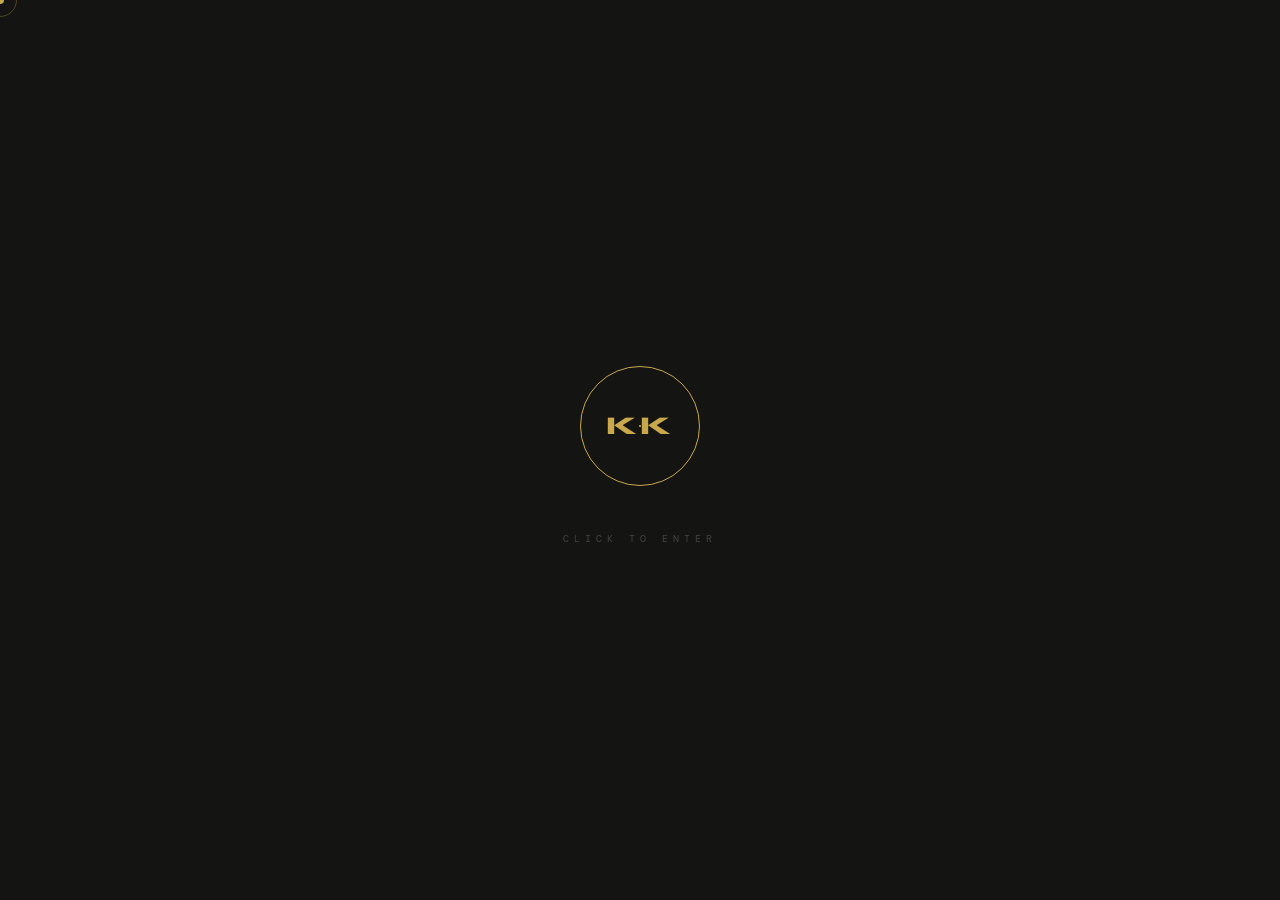
<file: index.html>
<!DOCTYPE html>
<html lang="en">
<head>
<meta charset="UTF-8"><meta name="viewport" content="width=device-width,initial-scale=1.0">
<title>Kumar Kishan — Home</title>
<link href="https://fonts.googleapis.com/css2?family=Syne:wght@400;700;800&family=DM+Mono:ital,wght@0,300;0,400;1,300&family=Cormorant+Garamond:ital,wght@0,300;1,400&family=Barlow:wght@300;400;500&display=swap" rel="stylesheet">
<link rel="stylesheet" href="style.css">
</head>
<body>
<div class="intro" id="intro">
  <div class="intro-btn-wrap" id="introWrap">
    <div class="intro-ring"></div>
    <div class="intro-ring"></div>
    <div class="intro-ring"></div>
    <div class="intro-ring"></div>
    <div class="intro-ring"></div>
    <div class="blast-ring"></div>
    <button class="intro-btn" id="introBtn">KK</button>
  </div>
  <p class="intro-hint">Click to enter</p>
</div>
<div id="cur"><div id="cd"></div><div id="cr"></div></div>
<!-- VIDEO BACKGROUND -->
<div class="vid-bg">
  <video id="bgVid" muted loop playsinline preload="auto">
    <!-- ★ Change filename to match your video file ★ -->
    <source src="introduction.mp4" type="video/mp4">
  </video>
  <div class="vid-overlay"></div>
  <div class="vid-vignette"></div>
</div>

<div class="grid-ov"></div>
<canvas id="cv"></canvas>

<nav>
  <div class="logo">KK</div>
  <ul class="nl" id="nl">
    <li><a href="index.html" class="active" onclick="cm()">Home</a></li>
    <li><a href="about.html" onclick="cm()">About</a></li>
    <li><a href="projects.html" onclick="cm()">Projects</a></li>
    <li><a href="contact.html" onclick="cm()">Contact</a></li>
  </ul>
  <div class="nt" id="nt" onclick="tm()"><span></span><span></span><span></span></div>
</nav>

<div class="hero">
  <div class="hero-inner">
    <div class="h-eyebrow">Wellcome to my &mdash; World</div>
    <div class="h-ctas">
      <a href="about.html" class="bg">about me</a>
      <a href="contact.html" class="bo">Get In Touch</a>
    </div>
  </div>
</div>

<div class="h-side">
  <div><div class="stat-n">4+</div><div class="stat-l">Years</div></div>
  <div class="stat-div"></div>
  <div><div class="stat-n">5+</div><div class="stat-l">Projects</div></div>
  <div class="stat-div"></div>
  <div><div class="stat-n">10+</div><div class="stat-l">Clients</div></div>
</div>

<div class="h-scroll"><span>Explore</span><div class="sline"></div></div>

<script>
// cursor
const CD=document.getElementById('cd'),CR=document.getElementById('cr');
let mx=0,my=0,rx=0,ry=0;
document.addEventListener('mousemove',e=>{mx=e.clientX;my=e.clientY});
document.querySelectorAll('a,button').forEach(el=>{
  el.addEventListener('mouseenter',()=>document.body.classList.add('hov'));
  el.addEventListener('mouseleave',()=>document.body.classList.remove('hov'));
});
(function loop(){CD.style.cssText=`left:${mx}px;top:${my}px`;rx+=(mx-rx)*.11;ry+=(my-ry)*.11;CR.style.cssText=`left:${rx}px;top:${ry}px`;requestAnimationFrame(loop)})();

// nav
function tm(){document.getElementById('nl').classList.toggle('open')}
function cm(){document.getElementById('nl').classList.remove('open')}

const bgVid = document.getElementById('bgVid');
bgVid.muted = true;

const intro = document.getElementById('intro');
const introBtn = document.getElementById('introBtn');

let entered = false;

function enterSite() {
  if (entered) return;
  entered = true;
  const wrap = document.getElementById('introWrap');
  wrap.classList.add('blast');
  if (typeof introBurst === 'function') introBurst();
  setTimeout(() => {
    intro.classList.add('hide');
    bgVid.muted = false;
    bgVid.volume = 1.0;
    bgVid.play();
  }, 400);
}

introBtn.addEventListener('click', enterSite);
introBtn.addEventListener('keydown', e => {
  if (e.key === 'Enter' || e.key === ' ') { e.preventDefault(); enterSite(); }
});

document.addEventListener('visibilitychange', () => {
  document.hidden ? bgVid.pause() : bgVid.play();
});

// Hide video block if file fails to load
bgVid.addEventListener('error', () => {
  document.querySelector('.vid-bg').style.display = 'none';
});

// stars
let introBurst = null;
(function(){
  const cv=document.getElementById('cv'),c=cv.getContext('2d');
  let W,H,stars=[],M={x:null,y:null};
  function rsz(){W=cv.width=window.innerWidth;H=cv.height=window.innerHeight}
  rsz();window.addEventListener('resize',()=>{rsz();init()});
  document.addEventListener('mousemove',e=>{M.x=e.clientX;M.y=e.clientY});
  class S{
    constructor(){this.rst()}
    rst(){this.x=Math.random()*W;this.y=Math.random()*H;this.r=Math.random()*1.6+.3;this.a=Math.random()*Math.PI*2;this.sp=Math.random()*.2+.07;this.op=Math.random()*.55+.1;this.gold=Math.random()>.55}
    go(){
      this.x+=Math.cos(this.a)*this.sp;this.y+=Math.sin(this.a)*this.sp;this.a+=(Math.random()-.5)*.015;
      if(M.x){const dx=this.x-M.x,dy=this.y-M.y,d=Math.sqrt(dx*dx+dy*dy);if(d<80){this.x+=dx/d*.7;this.y+=dy/d*.7}}
      if(this.x<-8||this.x>W+8||this.y<-8||this.y>H+8)this.rst();
    }
    draw(){c.beginPath();c.arc(this.x,this.y,this.r,0,Math.PI*2);c.fillStyle=this.gold?`rgba(201,168,76,${this.op})`:`rgba(210,210,240,${this.op*.3})`;c.fill()}
  }
  function init(){const n=Math.min(160,Math.floor(W*H/8000));stars=Array.from({length:n},()=>new S())}
  init();
  function conn(){for(let i=0;i<stars.length;i++)for(let j=i+1;j<stars.length;j++){const dx=stars[i].x-stars[j].x,dy=stars[i].y-stars[j].y,d=Math.sqrt(dx*dx+dy*dy);if(d<90){c.beginPath();c.moveTo(stars[i].x,stars[i].y);c.lineTo(stars[j].x,stars[j].y);c.strokeStyle=`rgba(201,168,76,${(1-d/90)*.055})`;c.lineWidth=.5;c.stroke()}}}
  (function loop(){c.clearRect(0,0,W,H);conn();stars.forEach(s=>{s.go();s.draw()});requestAnimationFrame(loop)})();
  function burst(){const cx=W/2,cy=H/2;stars.forEach(s=>{const dx=s.x-cx,dy=s.y-cy,angle=Math.atan2(dy,dx);s.a=angle;s.x+=Math.cos(angle)*(10+Math.random()*20);s.y+=Math.sin(angle)*(10+Math.random()*20);s.sp+=Math.random()*.8});setTimeout(()=>{stars.forEach(s=>{s.sp=Math.random()*.2+.07})},2200)}
  introBurst=burst;
})();


</script>
</body>
</html>
</file>
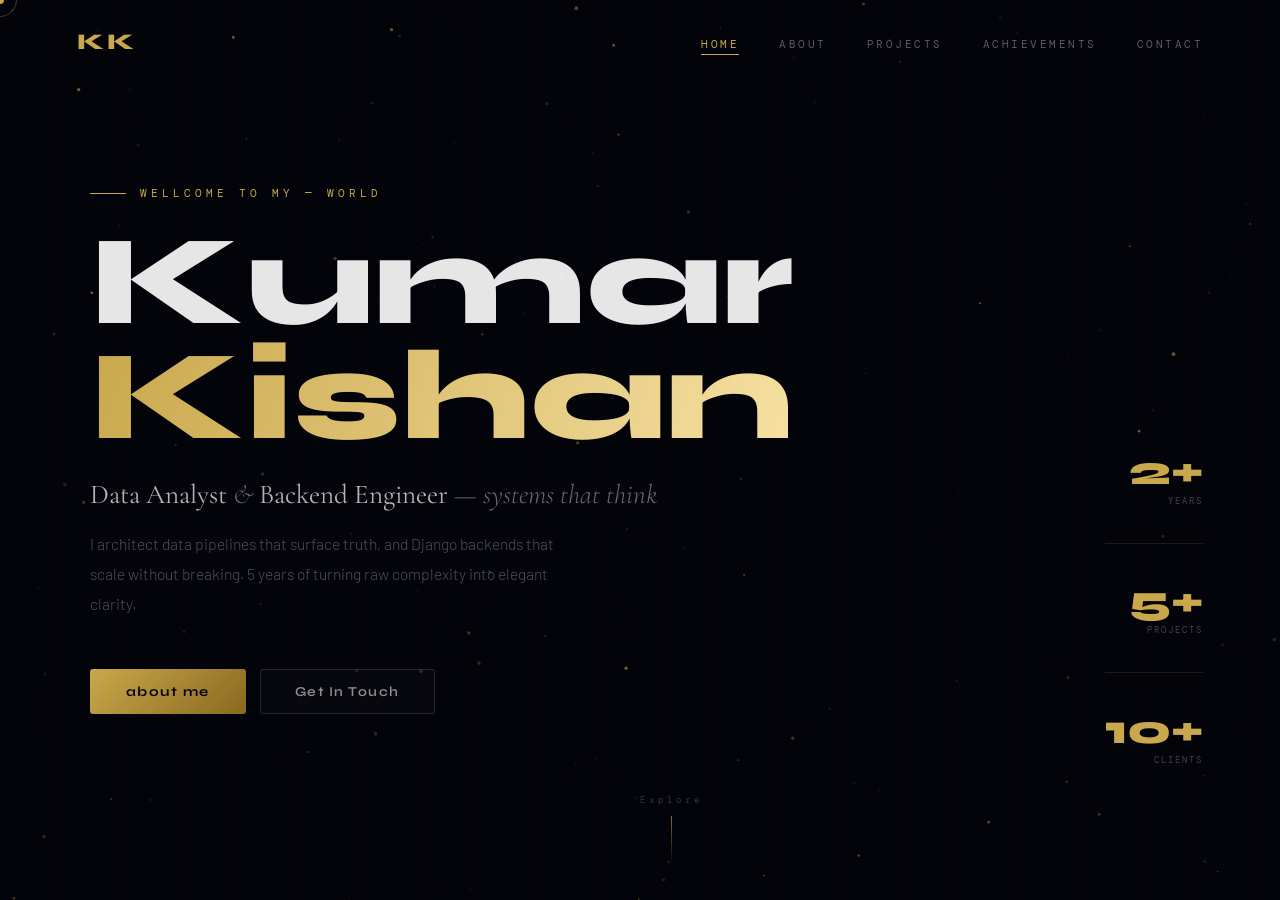
<file: portfolio/index.html>
<!DOCTYPE html>
<html lang="en">
<head>
<meta charset="UTF-8"><meta name="viewport" content="width=device-width,initial-scale=1.0">
<title>Kumar Kishan — Home</title>
<link href="https://fonts.googleapis.com/css2?family=Syne:wght@400;700;800&family=DM+Mono:ital,wght@0,300;0,400;1,300&family=Cormorant+Garamond:ital,wght@0,300;1,400&family=Barlow:wght@300;400;500&display=swap" rel="stylesheet">
<link rel="stylesheet" href="style.css">
</head>
<body>
<div id="cur"><div id="cd"></div><div id="cr"></div></div>
<div class="grid-ov"></div>
<canvas id="cv"></canvas>

<nav>
  <div class="logo">KK</div>
  <ul class="nl" id="nl">
    <li><a href="index.html" class="active" onclick="cm()">Home</a></li>
    <li><a href="about.html" onclick="cm()">About</a></li>
    <li><a href="projects.html" onclick="cm()">Projects</a></li>
    <li><a href="achievements.html" onclick="cm()">Achievements</a></li>
    <li><a href="contact.html" onclick="cm()">Contact</a></li>
  </ul>
  <div class="nt" id="nt" onclick="tm()"><span></span><span></span><span></span></div>
</nav>

<div class="hero">
  <div class="hero-inner">
    <div class="h-eyebrow">Wellcome to my &mdash; World</div>
    <h1 class="h-name">
      <span class="n1">Kumar</span>
      <span class="n2">Kishan</span>
    </h1>
    <p class="h-sub"><strong>Data Analyst</strong> &amp; <strong>Backend Engineer</strong> &mdash; <em>systems that think</em></p>
    <p class="h-desc">I architect data pipelines that surface truth, and Django backends that scale without breaking. 5 years of turning raw complexity into elegant clarity.</p>
    <div class="h-ctas">
      <a href="about.html" class="bg">about me</a>
      <a href="contact.html" class="bo">Get In Touch</a>
    </div>
  </div>
</div>

<div class="h-side">
  <div><div class="stat-n">2+</div><div class="stat-l">Years</div></div>
  <div class="stat-div"></div>
  <div><div class="stat-n">5+</div><div class="stat-l">Projects</div></div>
  <div class="stat-div"></div>
  <div><div class="stat-n">10+</div><div class="stat-l">Clients</div></div>
</div>

<div class="h-scroll"><span>Explore</span><div class="sline"></div></div>

<script>
// cursor
const CD=document.getElementById('cd'),CR=document.getElementById('cr');
let mx=0,my=0,rx=0,ry=0;
document.addEventListener('mousemove',e=>{mx=e.clientX;my=e.clientY});
document.querySelectorAll('a,button').forEach(el=>{
  el.addEventListener('mouseenter',()=>document.body.classList.add('hov'));
  el.addEventListener('mouseleave',()=>document.body.classList.remove('hov'));
});
(function loop(){CD.style.cssText=`left:${mx}px;top:${my}px`;rx+=(mx-rx)*.11;ry+=(my-ry)*.11;CR.style.cssText=`left:${rx}px;top:${ry}px`;requestAnimationFrame(loop)})();

// nav
function tm(){document.getElementById('nl').classList.toggle('open')}
function cm(){document.getElementById('nl').classList.remove('open')}

// stars
(function(){
  const cv=document.getElementById('cv'),c=cv.getContext('2d');
  let W,H,stars=[],M={x:null,y:null};
  function rsz(){W=cv.width=window.innerWidth;H=cv.height=window.innerHeight}
  rsz();window.addEventListener('resize',()=>{rsz();init()});
  document.addEventListener('mousemove',e=>{M.x=e.clientX;M.y=e.clientY});
  class S{
    constructor(){this.rst()}
    rst(){this.x=Math.random()*W;this.y=Math.random()*H;this.r=Math.random()*1.6+.3;this.a=Math.random()*Math.PI*2;this.sp=Math.random()*.2+.07;this.op=Math.random()*.55+.1;this.gold=Math.random()>.55}
    go(){
      this.x+=Math.cos(this.a)*this.sp;this.y+=Math.sin(this.a)*this.sp;this.a+=(Math.random()-.5)*.015;
      if(M.x){const dx=this.x-M.x,dy=this.y-M.y,d=Math.sqrt(dx*dx+dy*dy);if(d<80){this.x+=dx/d*.7;this.y+=dy/d*.7}}
      if(this.x<-8||this.x>W+8||this.y<-8||this.y>H+8)this.rst();
    }
    draw(){c.beginPath();c.arc(this.x,this.y,this.r,0,Math.PI*2);c.fillStyle=this.gold?`rgba(201,168,76,${this.op})`:`rgba(210,210,240,${this.op*.3})`;c.fill()}
  }
  function init(){const n=Math.min(160,Math.floor(W*H/8000));stars=Array.from({length:n},()=>new S())}
  init();
  function conn(){for(let i=0;i<stars.length;i++)for(let j=i+1;j<stars.length;j++){const dx=stars[i].x-stars[j].x,dy=stars[i].y-stars[j].y,d=Math.sqrt(dx*dx+dy*dy);if(d<90){c.beginPath();c.moveTo(stars[i].x,stars[i].y);c.lineTo(stars[j].x,stars[j].y);c.strokeStyle=`rgba(201,168,76,${(1-d/90)*.055})`;c.lineWidth=.5;c.stroke()}}}
  (function loop(){c.clearRect(0,0,W,H);conn();stars.forEach(s=>{s.go();s.draw()});requestAnimationFrame(loop)})();
})();
</script>
</body>
</html>
</file>
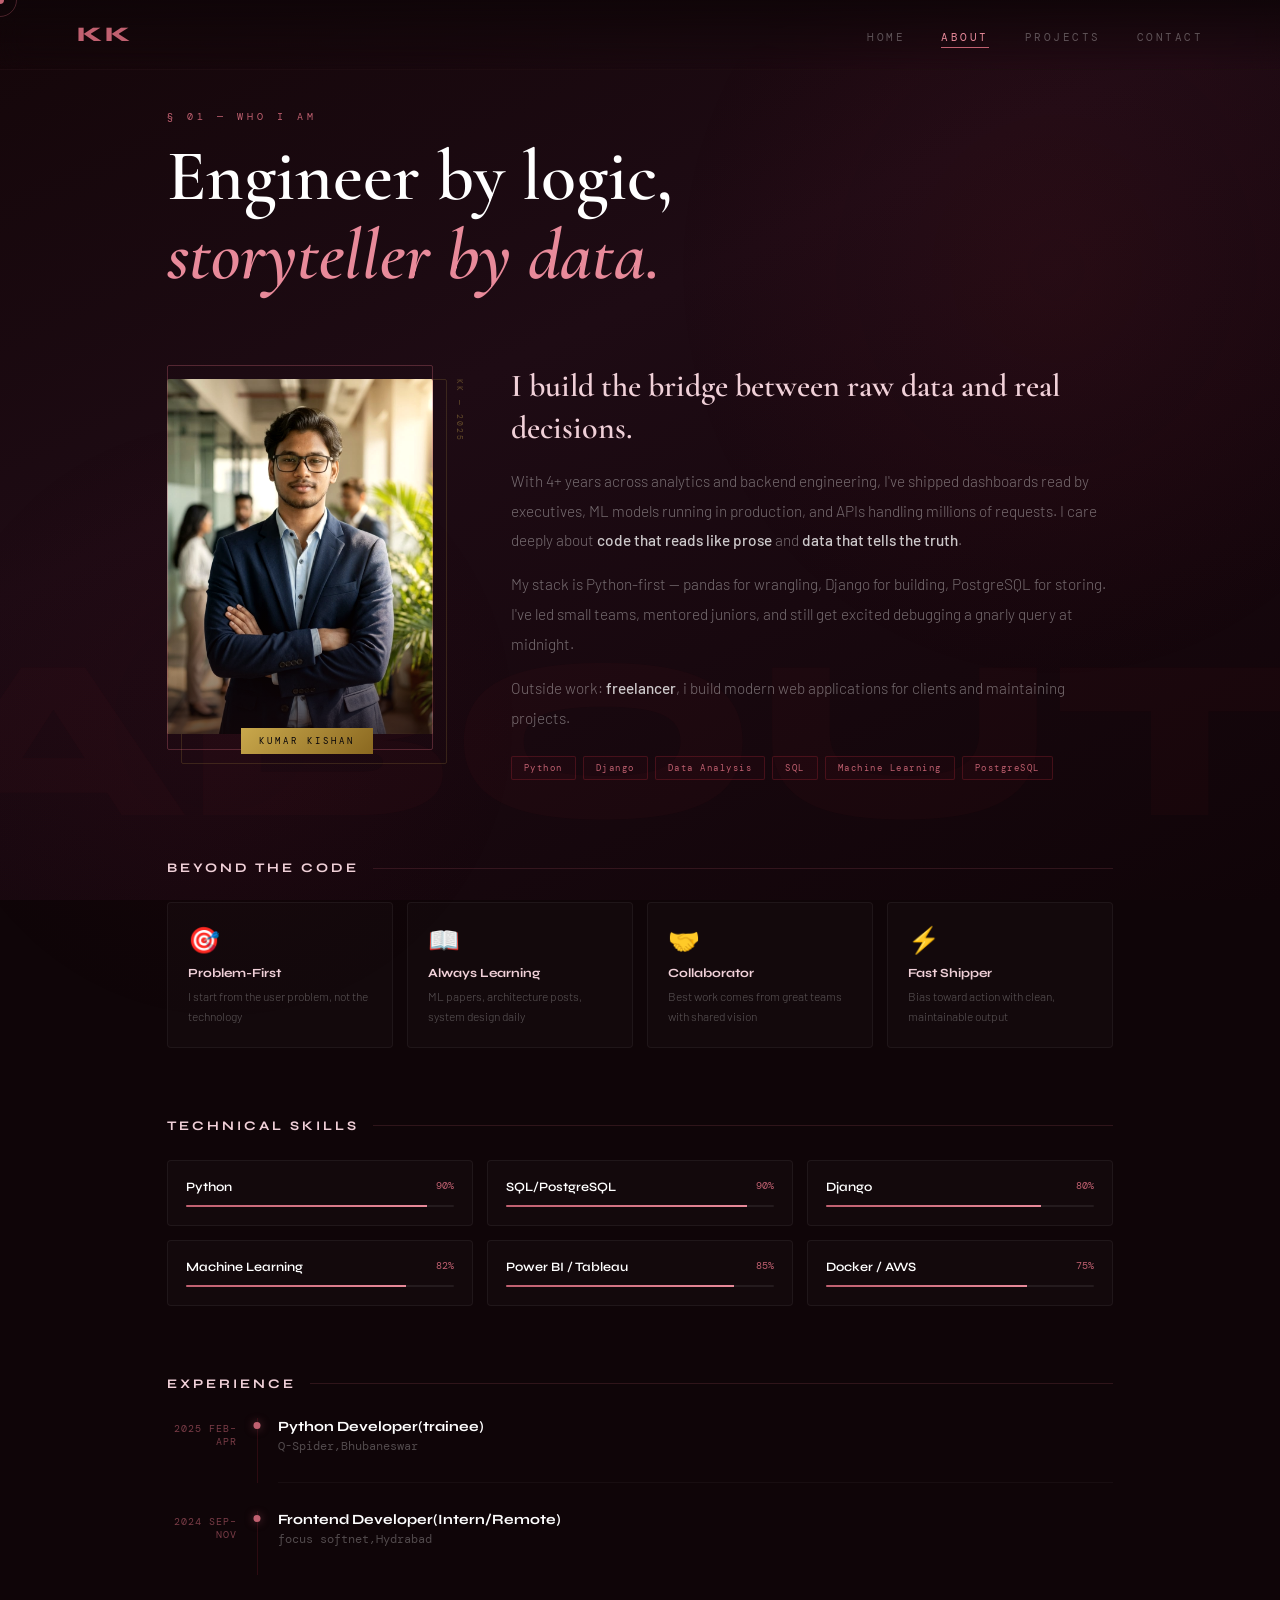
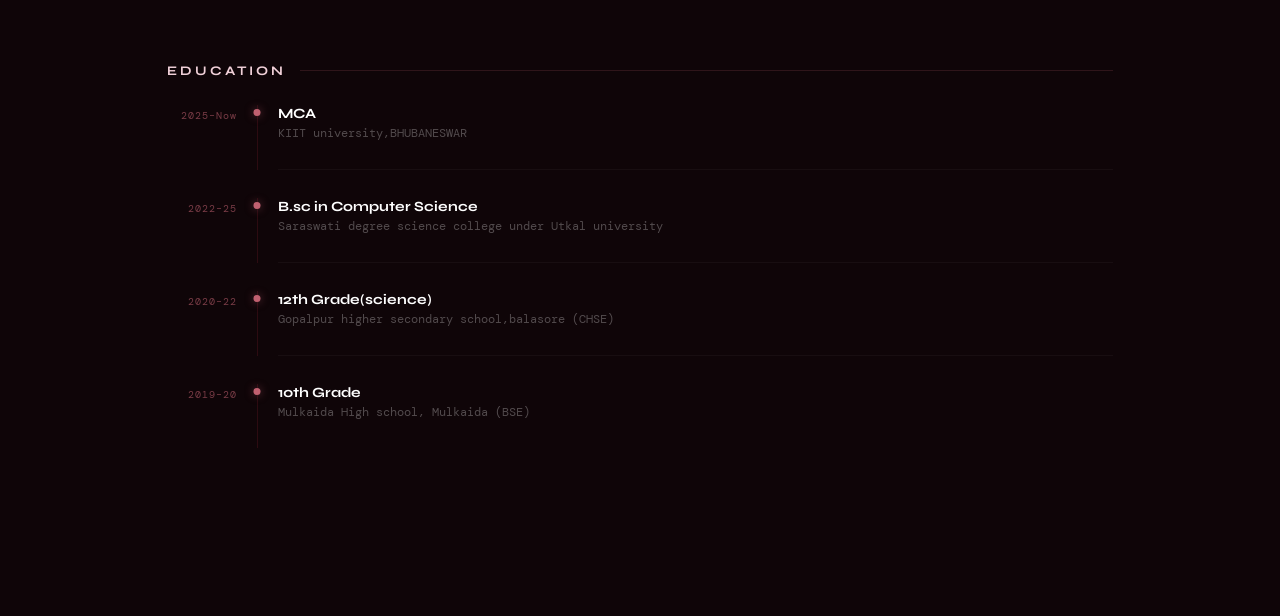
<file: about.html>
<!DOCTYPE html>
<html lang="en">
<head>
<meta charset="UTF-8"><meta name="viewport" content="width=device-width,initial-scale=1.0">
<title>Kumar Kishan — About</title>
<link href="https://fonts.googleapis.com/css2?family=Syne:wght@400;700;800&family=DM+Mono:ital,wght@0,300;0,400;1,300&family=Cormorant+Garamond:ital,wght@0,300;0,600;1,400&family=Barlow:wght@300;400;500&display=swap" rel="stylesheet">
<link rel="stylesheet" href="about.css">
</head>
<body>
<div id="cur"><div id="cd"></div><div id="cr"></div></div>
<div class="bg-base"></div>
<div class="bg-glow a"></div>
<div class="bg-glow b"></div>
<div class="bg-txt">ABOUT</div>

<nav>
  <div class="logo">KK</div>
  <ul class="nl" id="nl">
    <li><a href="index.html" onclick="cm()">Home</a></li>
    <li><a href="about.html" class="active" onclick="cm()">About</a></li>
    <li><a href="projects.html" onclick="cm()">Projects</a></li>
    <li><a href="contact.html" onclick="cm()">Contact</a></li>
  </ul>
  <div class="nt" id="nt" onclick="tm()"><span></span><span></span><span></span></div>
</nav>

<div class="page">
  <div class="page-sup rv">§ 01 — Who I Am</div>
  <h1 class="page-h1 rv" style="transition-delay:.08s">Engineer by logic,<br><em>storyteller by data.</em></h1>

  <div class="ah">
    <!-- PHOTO -->
    <div class="photo-col rvl">
      <div class="photo-wrap">
        <div class="deco-a"></div>
        <div class="deco-b"></div>
        <div class="photo-frame">
          <!-- ★ REPLACE src WITH YOUR PHOTO ★ -->
          <img class="photo-img" id="pImg"
            src="myphoto.jpeg"
            alt="Alex Mercer"
            onerror="this.outerHTML=document.getElementById('phTpl').innerHTML">
          <template id="phTpl">
            <div class="ph-ph">
              <svg viewBox='0 0 24 24' fill='none' stroke='white' stroke-width='1'><circle cx='12' cy='8' r='4'/><path d='M4 20c0-4 3.6-7 8-7s8 3 8 7'/></svg>
              <span>Your Photo Here</span>
            </div>
          </template>
        </div>
        <div class="nameplate">kumar kishan</div>
        <div class="photo-yr">KK — 2025</div>
      </div>
    </div>

    <!-- BIO -->
    <div class="bio rvr" style="transition-delay:.12s">
      <h3>I build the bridge between raw data and real decisions.</h3>
      <p>With 4+ years across analytics and backend engineering, I've shipped dashboards read by executives, ML models running in production, and APIs handling millions of requests. I care deeply about <strong>code that reads like prose</strong> and <strong>data that tells the truth</strong>.</p>
      <p>My stack is Python-first — pandas for wrangling, Django for building, PostgreSQL for storing. I've led small teams, mentored juniors, and still get excited debugging a gnarly query at midnight.</p>
      <p>Outside work: <strong>freelancer</strong>, i build modern web applications for clients and maintaining projects.</p>
      <div class="chips">
        <span class="chip">Python</span><span class="chip">Django</span><span class="chip">Data Analysis</span>
        <span class="chip">SQL</span><span class="chip">Machine Learning</span><span class="chip">PostgreSQL</span>
      </div>
    </div>
  </div>

  <!-- PERSONALITY -->
  <div class="sec-t rv">Beyond the code</div>
  <div class="personality rv" style="transition-delay:.08s;margin-bottom:70px">
    <div class="pers-card"><div class="pers-icon">🎯</div><div class="pers-label">Problem-First</div><div class="pers-desc">I start from the user problem, not the technology</div></div>
    <div class="pers-card"><div class="pers-icon">📖</div><div class="pers-label">Always Learning</div><div class="pers-desc">ML papers, architecture posts, system design daily</div></div>
    <div class="pers-card"><div class="pers-icon">🤝</div><div class="pers-label">Collaborator</div><div class="pers-desc">Best work comes from great teams with shared vision</div></div>
    <div class="pers-card"><div class="pers-icon">⚡</div><div class="pers-label">Fast Shipper</div><div class="pers-desc">Bias toward action with clean, maintainable output</div></div>
  </div>

  <!-- SKILLS -->
  <div class="sec-t rv">Technical Skills</div>
  <div class="sk-grid rv" id="skGrid" style="transition-delay:.1s">
    <div class="sk-card"><div class="sk-row"><span class="sk-name">Python </span><span class="sk-pct">90%</span></div><div class="sk-bar"><div class="sk-fill" data-w="90"></div></div></div>
    <div class="sk-card"><div class="sk-row"><span class="sk-name">SQL/PostgreSQL</span><span class="sk-pct">90%</span></div><div class="sk-bar"><div class="sk-fill" data-w="90"></div></div></div>
    <div class="sk-card"><div class="sk-row"><span class="sk-name">Django </span><span class="sk-pct">80%</span></div><div class="sk-bar"><div class="sk-fill" data-w="80"></div></div></div>
    <div class="sk-card"><div class="sk-row"><span class="sk-name">Machine Learning</span><span class="sk-pct">82%</span></div><div class="sk-bar"><div class="sk-fill" data-w="82"></div></div></div>
    <div class="sk-card"><div class="sk-row"><span class="sk-name">Power BI / Tableau</span><span class="sk-pct">85%</span></div><div class="sk-bar"><div class="sk-fill" data-w="85"></div></div></div>
    <div class="sk-card"><div class="sk-row"><span class="sk-name">Docker / AWS</span><span class="sk-pct">75%</span></div><div class="sk-bar"><div class="sk-fill" data-w="75"></div></div></div>
  </div>

  <!-- TIMELINE -->
  <div class="sec-t rv">Experience</div>
  <div class="tl rv" style="transition-delay:.1s">
    <div class="tl-item"><div class="tl-yr">2025 FEB–APR</div><div class="tl-spine"></div><div class="tl-body"><div class="tl-role">Python Developer(trainee)</div><div class="tl-co">Q-Spider,Bhubaneswar</div></div></div>
    <div class="tl-item"><div class="tl-yr">2024 SEP–NOV</div><div class="tl-spine"></div><div class="tl-body"><div class="tl-role">Frontend Developer(Intern/Remote)</div><div class="tl-co">focus softnet,Hydrabad</div></div></div>
  </div>
  <!-- educations -->
   <div class="sec-t rv">Education</div>
  <div class="tl rv" style="transition-delay:.1s">
    <div class="tl-item"><div class="tl-yr">2025–Now</div><div class="tl-spine"></div><div class="tl-body"><div class="tl-role">MCA</div><div class="tl-co">KIIT university,BHUBANESWAR</div></div></div>
    <div class="tl-item"><div class="tl-yr">2022–25</div><div class="tl-spine"></div><div class="tl-body"><div class="tl-role">B.sc in Computer Science</div><div class="tl-co">Saraswati degree science college under Utkal university</div></div></div>
    <div class="tl-item"><div class="tl-yr">2020–22</div><div class="tl-spine"></div><div class="tl-body"><div class="tl-role">12th Grade(science)</div><div class="tl-co">Gopalpur higher secondary school,balasore (CHSE)</div></div></div>
    <div class="tl-item"><div class="tl-yr">2019–20</div><div class="tl-spine"></div><div class="tl-body"><div class="tl-role">10th Grade</div><div class="tl-co">Mulkaida High school, Mulkaida (BSE)</div></div></div>
  </div>
</div>

<script>
const CD=document.getElementById('cd'),CR=document.getElementById('cr');
let mx=0,my=0,rx=0,ry=0;
document.addEventListener('mousemove',e=>{mx=e.clientX;my=e.clientY});
document.querySelectorAll('a,button').forEach(el=>{el.addEventListener('mouseenter',()=>document.body.classList.add('hov'));el.addEventListener('mouseleave',()=>document.body.classList.remove('hov'))});
(function loop(){CD.style.cssText=`left:${mx}px;top:${my}px`;rx+=(mx-rx)*.11;ry+=(my-ry)*.11;CR.style.cssText=`left:${rx}px;top:${ry}px`;requestAnimationFrame(loop)})();
function tm(){document.getElementById('nl').classList.toggle('open')}function cm(){document.getElementById('nl').classList.remove('open')}
const obs=new IntersectionObserver(e=>{e.forEach(x=>{if(x.isIntersecting)setTimeout(()=>x.target.classList.add('in'),50)})},{threshold:.1});
document.querySelectorAll('.rv,.rvl,.rvr').forEach(el=>obs.observe(el));
const sbObs=new IntersectionObserver(e=>{e.forEach(x=>{if(x.isIntersecting)x.target.querySelectorAll('.sk-fill').forEach(f=>setTimeout(()=>f.style.width=f.dataset.w+'%',300))})},{threshold:.25});
const sg=document.getElementById('skGrid');if(sg)sbObs.observe(sg);
</script>
</body>
</html>
</file>
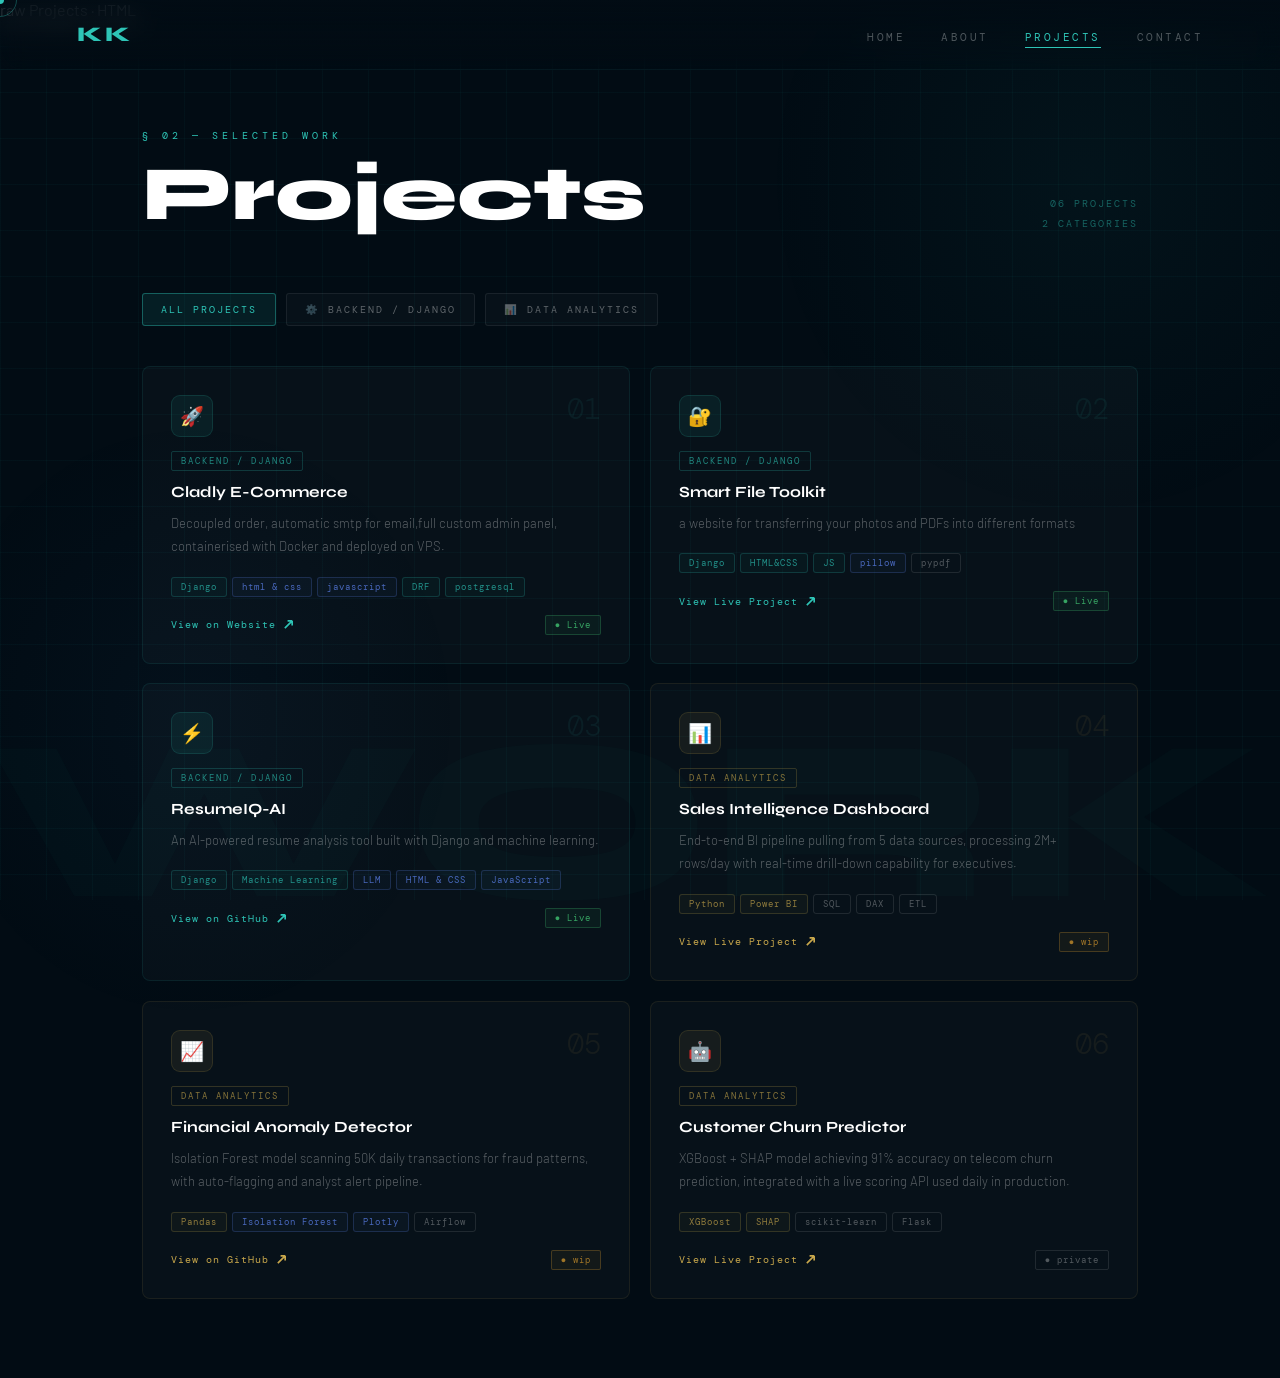
<file: projects.html>
raw
Projects · HTML
<!DOCTYPE html>
<html lang="en">
<head>
<meta charset="UTF-8"><meta name="viewport" content="width=device-width,initial-scale=1.0">
<title>kumar kishan — Projects</title>
<link href="https://fonts.googleapis.com/css2?family=Syne:wght@400;700;800&family=DM+Mono:ital,wght@0,300;0,400;1,300&family=Barlow:wght@300;400;500&display=swap" rel="stylesheet">
<style>
*,*::before,*::after{box-sizing:border-box;margin:0;padding:0}
html{scroll-behavior:smooth}
body{font-family:'Barlow',sans-serif;background:#020c14;color:#eee;cursor:none;overflow-x:hidden;min-height:100vh}
a{text-decoration:none;color:inherit}
 
/* ── CURSOR ── */
#cur{position:fixed;z-index:9999;pointer-events:none;top:0;left:0}
#cd{width:8px;height:8px;background:#2ec4b6;border-radius:50%;position:absolute;transform:translate(-50%,-50%);transition:width .2s,height .2s}
#cr{width:34px;height:34px;border:1.5px solid rgba(46,196,182,.6);border-radius:50%;position:absolute;transform:translate(-50%,-50%);transition:width .3s,height .3s,opacity .3s;opacity:.55}
body.hov #cd{width:12px;height:12px}
body.hov #cr{width:54px;height:54px;opacity:1}
 
/* ── BACKGROUNDS ── */
.bg-base{position:fixed;inset:0;z-index:-3;background:#020c14}
.bg-grid{position:fixed;inset:0;z-index:-2;pointer-events:none;
  background-image:
    linear-gradient(rgba(46,196,182,.04) 1px,transparent 1px),
    linear-gradient(90deg,rgba(46,196,182,.04) 1px,transparent 1px);
  background-size:46px 46px}
.bg-glow-a{position:fixed;top:-25%;right:-15%;width:60%;height:90%;z-index:-1;pointer-events:none;
  background:radial-gradient(ellipse,rgba(46,196,182,.045) 0%,transparent 60%)}
.bg-glow-b{position:fixed;bottom:-20%;left:-10%;width:50%;height:80%;z-index:-1;pointer-events:none;
  background:radial-gradient(ellipse,rgba(74,144,217,.04) 0%,transparent 60%)}
.bg-txt{position:fixed;left:-1%;bottom:-4%;font-family:'Syne',sans-serif;font-weight:800;
  font-size:clamp(7rem,18vw,18rem);color:rgba(46,196,182,.025);line-height:1;
  pointer-events:none;user-select:none;z-index:-1;white-space:nowrap}
 
/* ── NAV ── */
nav{position:fixed;top:0;width:100%;z-index:100;padding:22px 6%;
  display:flex;align-items:center;justify-content:space-between;
  background:linear-gradient(to bottom,rgba(2,12,20,.92),transparent);
  backdrop-filter:blur(14px);border-bottom:1px solid rgba(46,196,182,.07)}
.logo{font-family:'Syne',sans-serif;font-weight:800;font-size:1.3rem;letter-spacing:3px;color:#2ec4b6}
.nl{display:flex;gap:36px;list-style:none}
.nl a{font-family:'DM Mono',monospace;font-size:.67rem;letter-spacing:2.5px;text-transform:uppercase;
  color:rgba(255,255,255,.3);transition:color .3s;position:relative}
.nl a::after{content:'';position:absolute;left:0;bottom:-4px;width:0;height:1px;background:#2ec4b6;transition:width .3s}
.nl a:hover,.nl a.active{color:#2ec4b6}
.nl a:hover::after,.nl a.active::after{width:100%}
.nt{display:none;flex-direction:column;gap:5px;cursor:pointer}
.nt span{width:22px;height:1.5px;background:#2ec4b6;display:block;transition:.3s}
 
/* ── PAGE WRAP ── */
.page{padding:110px 6% 80px;max-width:1150px;margin:0 auto}
.page-sup{font-family:'DM Mono',monospace;font-size:.63rem;letter-spacing:4px;color:#2ec4b6;text-transform:uppercase;margin-bottom:14px}
.page-header{display:flex;align-items:flex-end;justify-content:space-between;margin-bottom:60px;gap:20px;flex-wrap:wrap}
.page-h1{font-family:'Syne',sans-serif;font-weight:800;font-size:clamp(2.5rem,6vw,5rem);color:#fff;line-height:1}
.page-meta{font-family:'DM Mono',monospace;font-size:.6rem;color:rgba(46,196,182,.45);letter-spacing:2px;text-align:right;line-height:2}
 
/* ── FILTER TABS ── */
.filter-bar{display:flex;gap:10px;flex-wrap:wrap;margin-bottom:40px}
.ftab{font-family:'DM Mono',monospace;font-size:.63rem;letter-spacing:2px;text-transform:uppercase;
  padding:9px 18px;color:rgba(255,255,255,.35);background:rgba(255,255,255,.025);
  border:1px solid rgba(255,255,255,.07);border-radius:3px;cursor:pointer;transition:all .3s}
.ftab:hover{color:#2ec4b6;border-color:rgba(46,196,182,.3)}
.ftab.on{background:rgba(46,196,182,.1);border-color:rgba(46,196,182,.4);color:#2ec4b6}
 
/* ── GRID ── */
.pgrid{display:grid;grid-template-columns:repeat(auto-fill,minmax(min(100%,340px),1fr));gap:20px}
 
/* ── CARD ── */
/*
  KEY FIX: The card itself is position:relative with transform-style:preserve-3d
  but the .pc-link is a real <a> with high z-index so clicks always register.
  The card also has a full-cover <a> overlay for whole-card click.
*/
.pc{
  position:relative;
  background:rgba(255,255,255,.022);
  border:1px solid rgba(46,196,182,.1);
  border-radius:8px;
  padding:28px;
  overflow:hidden;
  transition:border-color .3s, box-shadow .2s;
  transform-style:preserve-3d;
  will-change:transform;
}
.pc.gold{border-color:rgba(201,168,76,.1)}
 
/* tilt hover border/shadow */
.pc:hover{
  border-color:rgba(46,196,182,.45);
  box-shadow:0 0 40px rgba(46,196,182,.08), 0 24px 60px rgba(0,0,0,.45);
}
.pc.gold:hover{
  border-color:rgba(201,168,76,.45);
  box-shadow:0 0 40px rgba(201,168,76,.08), 0 24px 60px rgba(0,0,0,.45);
}
 
/* gradient overlay on hover */
.pc::before{
  content:'';position:absolute;inset:0;
  background:linear-gradient(135deg,rgba(46,196,182,.05) 0%,transparent 55%);
  opacity:0;transition:opacity .4s;pointer-events:none;
}
.pc.gold::before{background:linear-gradient(135deg,rgba(201,168,76,.05) 0%,transparent 55%)}
.pc:hover::before{opacity:1}
 
/* mouse-glow spot */
.pc-glow{
  position:absolute;inset:0;pointer-events:none;opacity:0;transition:opacity .3s;
  background:radial-gradient(circle at var(--px,50%) var(--py,50%),rgba(46,196,182,.08) 0%,transparent 55%);
}
.pc.gold .pc-glow{background:radial-gradient(circle at var(--px,50%) var(--py,50%),rgba(201,168,76,.08) 0%,transparent 55%)}
.pc:hover .pc-glow{opacity:1}
 
/* top accent line */
.pc-bar{position:absolute;top:0;left:0;right:0;height:2px;pointer-events:none;
  background:linear-gradient(90deg,transparent,rgba(46,196,182,.7),transparent);
  opacity:0;transition:opacity .4s}
.pc.gold .pc-bar{background:linear-gradient(90deg,transparent,rgba(201,168,76,.7),transparent)}
.pc:hover .pc-bar{opacity:1}
 
/* FULL-CARD clickable overlay — sits between glow and content */
.pc-overlay{
  position:absolute;inset:0;z-index:1;
  display:block;cursor:pointer;
}
 
/* all card content above overlay */
.pc-content{position:relative;z-index:2}
 
.pc-head{display:flex;align-items:flex-start;justify-content:space-between;margin-bottom:14px}
.pc-icon{width:42px;height:42px;border-radius:9px;display:flex;align-items:center;justify-content:center;
  font-size:1.2rem;background:rgba(46,196,182,.08);border:1px solid rgba(46,196,182,.15)}
.pc.gold .pc-icon{background:rgba(201,168,76,.08);border-color:rgba(201,168,76,.15)}
.pc-num{font-family:'DM Mono',monospace;font-size:1.8rem;color:rgba(46,196,182,.08);font-weight:300;line-height:1}
.pc.gold .pc-num{color:rgba(201,168,76,.08)}
 
.pc-cat{display:inline-block;font-family:'DM Mono',monospace;font-size:.55rem;letter-spacing:2px;
  text-transform:uppercase;color:rgba(46,196,182,.65);border:1px solid rgba(46,196,182,.22);
  padding:3px 9px;border-radius:2px;margin-bottom:11px}
.pc.gold .pc-cat{color:rgba(201,168,76,.65);border-color:rgba(201,168,76,.22)}
 
.pc-title{font-family:'Syne',sans-serif;font-weight:700;font-size:.97rem;color:#fff;margin-bottom:9px;line-height:1.35}
.pc-desc{font-size:.81rem;color:rgba(255,255,255,.33);line-height:1.8;margin-bottom:18px;font-weight:300}
 
.pc-tags{display:flex;flex-wrap:wrap;gap:5px;margin-bottom:18px}
.ptag{font-family:'DM Mono',monospace;font-size:.56rem;letter-spacing:1px;padding:3px 9px;border-radius:3px}
.ptag.t{border:1px solid rgba(46,196,182,.2);color:rgba(46,196,182,.7);background:rgba(46,196,182,.04)}
.ptag.g{border:1px solid rgba(201,168,76,.2);color:rgba(201,168,76,.7);background:rgba(201,168,76,.04)}
.ptag.b{border:1px solid rgba(100,140,255,.2);color:rgba(100,140,255,.7);background:rgba(100,140,255,.04)}
.ptag.w{border:1px solid rgba(255,255,255,.1);color:rgba(255,255,255,.3);background:transparent}
 
.pc-footer{display:flex;align-items:center;justify-content:space-between;gap:10px}
 
/*
  THE REAL LINK — z-index:3 keeps it above the overlay so it always captures clicks
*/
.pc-link{
  font-family:'DM Mono',monospace;font-size:.63rem;letter-spacing:1px;
  color:#2ec4b6;display:inline-flex;align-items:center;gap:7px;
  transition:gap .25s, color .2s;
  position:relative;z-index:3;          /* always on top */
  cursor:pointer;
}
.pc.gold .pc-link{color:#c9a84c}
.pc-link:hover{gap:13px}
.pc-link svg{width:11px;height:11px;flex-shrink:0;transition:transform .25s}
.pc-link:hover svg{transform:translate(2px,-2px)}
 
.pc-status{font-family:'DM Mono',monospace;font-size:.56rem;letter-spacing:1px;padding:3px 9px;border-radius:2px;white-space:nowrap}
.pc-status.live{border:1px solid rgba(74,222,128,.22);color:rgba(74,222,128,.7);background:rgba(74,222,128,.05)}
.pc-status.wip{border:1px solid rgba(255,180,50,.22);color:rgba(255,180,50,.6);background:rgba(255,180,50,.05)}
.pc-status.private{border:1px solid rgba(255,255,255,.1);color:rgba(255,255,255,.3);background:transparent}
 
/* no-link state */
.pc-nolink{
  font-family:'DM Mono',monospace;font-size:.63rem;letter-spacing:1px;
  color:rgba(255,255,255,.2);display:inline-flex;align-items:center;gap:7px;
  cursor:default;
}
 
/* hidden panel */
.hidden{display:none !important}
 
/* ── REVEAL ── */
.rv{opacity:0;transform:translateY(28px);transition:opacity .7s cubic-bezier(.25,.46,.45,.94),transform .7s cubic-bezier(.25,.46,.45,.94)}
.rv.in{opacity:1;transform:none}
 
/* ── MOBILE ── */
@media(max-width:768px){
  body{cursor:auto}#cur{display:none}
  .nt{display:flex}
  .nl{position:fixed;top:0;right:-100%;height:100vh;width:min(270px,80vw);
    background:rgba(2,12,20,.97);backdrop-filter:blur(20px);
    flex-direction:column;align-items:flex-start;padding:90px 28px 28px;gap:26px;
    border-left:1px solid rgba(46,196,182,.1);transition:right .4s;z-index:999}
  .nl.open{right:0}
  .nl a{font-size:.9rem;color:rgba(255,255,255,.65)}
  .page-header{flex-direction:column;align-items:flex-start}
  .pc{transform:none !important} /* disable tilt on touch */
}
::-webkit-scrollbar{width:3px}
::-webkit-scrollbar-track{background:transparent}
::-webkit-scrollbar-thumb{background:rgba(46,196,182,.4);border-radius:2px}
</style>
</head>
<body>
<div id="cur"><div id="cd"></div><div id="cr"></div></div>
<div class="bg-base"></div>
<div class="bg-grid"></div>
<div class="bg-glow-a"></div>
<div class="bg-glow-b"></div>
<div class="bg-txt">WORK</div>
 
<!-- NAV -->
<nav id="nav">
  <div class="logo">KK</div>
  <ul class="nl" id="nl">
    <li><a href="index.html" onclick="cm()">Home</a></li>
    <li><a href="about.html" onclick="cm()">About</a></li>
    <li><a href="projects.html" class="active" onclick="cm()">Projects</a></li>
    <li><a href="contact.html" onclick="cm()">Contact</a></li>
  </ul>
  <div class="nt" id="nt" onclick="tm()"><span></span><span></span><span></span></div>
</nav>
 
<div class="page">
  <div class="page-sup rv">§ 02 — Selected Work</div>
  <div class="page-header">
    <h1 class="page-h1 rv" style="transition-delay:.08s">Projects</h1>
    <div class="page-meta rv" style="transition-delay:.14s">06 PROJECTS<br>2 CATEGORIES</div>
  </div>
 
  <!-- FILTER TABS -->
  <div class="filter-bar rv" style="transition-delay:.18s">
    <button class="ftab on" data-filter="all">All Projects</button>
    <button class="ftab" data-filter="backend">⚙️ Backend / Django</button>
    <button class="ftab" data-filter="data">📊 Data Analytics</button>
    
  </div>
 

  <div class="pgrid" id="pgrid">
 
    <!-- CARD 1 -->
    <div class="pc rv" data-cat="backend" style="transition-delay:.15s">
      <div class="pc-glow"></div>
      <div class="pc-bar"></div>
      <!-- No overlay href = card not clickable as a whole -->
      <div class="pc-content">
        <div class="pc-head">
          <div class="pc-icon">🚀</div>
          <div class="pc-num">01</div>
        </div>
        <div class="pc-cat">Backend / Django</div>
        <div class="pc-title">Cladly E-Commerce </div>
        <div class="pc-desc">Decoupled order, automatic smtp for email,full custom admin panel, containerised with Docker and deployed on VPS.</div>
        <div class="pc-tags">
          <span class="ptag t">Django</span>
          <span class="ptag b">html & css</span>
          <span class="ptag b">javascript</span>
          <span class="ptag t">DRF</span>
          <span class="ptag t">postgresql</span>
        </div>
        <div class="pc-footer">
          <a class="pc-link"
             href="https://cladly.in"
             target="_blank" rel="noopener noreferrer">
            View on Website
            <svg viewBox="0 0 12 12" fill="none" stroke="currentColor" stroke-width="1.8">
              <path d="M2 10L10 2M10 2H5M10 2v5"/>
            </svg>
          </a>
          <span class="pc-status live">● Live</span>
        </div>
      </div>
    </div>
 
    <!-- CARD 2 -->
     <div class="pc rv" data-cat="backend" style="transition-delay:.05s">
      <div class="pc-glow"></div> 
      <div class="pc-bar"></div>
      <a class="pc-overlay"
         href="https://smartfiletoolkit.pythonanywhere.com"
         target="_blank" rel="noopener noreferrer"
         title="Open Smart File Toolkit"></a>
      <div class="pc-content">
        <div class="pc-head">
          <div class="pc-icon">🔐</div>
          <div class="pc-num">02</div>
        </div>
        <div class="pc-cat">Backend / Django</div>
        <div class="pc-title">Smart File Toolkit</div>
        <div class="pc-desc">a website for transferring your photos and PDFs into different formats </div>
        <div class="pc-tags">
          <span class="ptag t">Django</span>
          <span class="ptag t">HTML&CSS</span>
          <span class="ptag t">JS</span>
          <span class="ptag b">pillow</span>
          <span class="ptag w">pypdf</span>
        </div>
        <div class="pc-footer">
          <a class="pc-link"
             href="https://smartfiletoolkit.pythonanywhere.com"
             target="_blank" rel="noopener noreferrer">
            View Live Project
            <svg viewBox="0 0 12 12" fill="none" stroke="currentColor" stroke-width="1.8">
              <path d="M2 10L10 2M10 2H5M10 2v5"/>
            </svg>
          </a>
          <span class="pc-status live">● Live</span>
        </div>
      </div>
    </div>
   
    <!-- CARD 3 -->
     
    <div class="pc rv" data-cat="backend" style="transition-delay:.1s">
      <div class="pc-glow"></div>
      <div class="pc-bar"></div>
      <a class="pc-overlay"
         href="https://github.com/kumarkishan2004/resumeIQ-AI"
         target="_blank" rel="noopener noreferrer"
         title="Open on GitHub"></a>
      <div class="pc-content">
        <div class="pc-head">
          <div class="pc-icon">⚡</div>
          <div class="pc-num">03</div>
        </div>
        <div class="pc-cat">Backend / Django</div>
        <div class="pc-title">ResumeIQ-AI</div>
        <div class="pc-desc">An AI-powered resume analysis tool built with Django and machine learning.</div>
        <div class="pc-tags">
          <span class="ptag t">Django </span>
          <span class="ptag t">Machine Learning</span>
          <span class="ptag b">LLM</span>
          <span class="ptag b">HTML & CSS</span>
          <span class="ptag b">JavaScript</span>
        </div>
        <div class="pc-footer">
          <a class="pc-link"
             href="https://github.com/kumarkishan2004/resumeIQ-AI"
             target="_blank" rel="noopener noreferrer">
            View on GitHub
            <svg viewBox="0 0 12 12" fill="none" stroke="currentColor" stroke-width="1.8">
              <path d="M2 10L10 2M10 2H5M10 2v5"/>
            </svg>
          </a>
          <span class="pc-status live">● Live</span>
        </div>
      </div>
    </div>
 
    <!-- CARD 4 -->
     <div class="pc gold rv" data-cat="data" style="transition-delay:.05s">
      <div class="pc-glow"></div>
      <div class="pc-bar"></div>
      <!-- ★ Replace href with your project URL ★ -->
      <a class="pc-overlay"
         href="https://your-sales-dashboard.com"
         target="_blank" rel="noopener noreferrer"
         title="Open Sales Intelligence Dashboard"></a>
      <div class="pc-content">
        <div class="pc-head">
          <div class="pc-icon">📊</div>
          <div class="pc-num">04</div>
        </div>
        <div class="pc-cat">Data Analytics</div>
        <div class="pc-title">Sales Intelligence Dashboard</div>
        <div class="pc-desc">End-to-end BI pipeline pulling from 5 data sources, processing 2M+ rows/day with real-time drill-down capability for executives.</div>
        <div class="pc-tags">
          <span class="ptag g">Python</span>
          <span class="ptag g">Power BI</span>
          <span class="ptag w">SQL</span>
          <span class="ptag w">DAX</span>
          <span class="ptag w">ETL</span>
        </div>
        <div class="pc-footer">
          <!-- ★ Replace href with your project URL ★ -->
          <a class="pc-link"
             href="https://your-sales-dashboard.com"
             target="_blank" rel="noopener noreferrer">
            View Live Project
            <svg viewBox="0 0 12 12" fill="none" stroke="currentColor" stroke-width="1.8">
              <path d="M2 10L10 2M10 2H5M10 2v5"/>
            </svg>
          </a>
          <span class="pc-status wip">● wip</span>
        </div>
      </div>
    </div>
    
 
    <!-- CARD 5 -->
    <div class="pc gold rv" data-cat="data" style="transition-delay:.15s">
      <div class="pc-glow"></div>
      <div class="pc-bar"></div>
      <a class="pc-overlay"
         href="https://github.com/alexmercer/anomaly-detector"
         target="_blank" rel="noopener noreferrer"
         title="Open on GitHub"></a>
      <div class="pc-content">
        <div class="pc-head">
          <div class="pc-icon">📈</div>
          <div class="pc-num">05</div>
        </div>
        <div class="pc-cat">Data Analytics</div>
        <div class="pc-title">Financial Anomaly Detector</div>
        <div class="pc-desc">Isolation Forest model scanning 50K daily transactions for fraud patterns, with auto-flagging and analyst alert pipeline.</div>
        <div class="pc-tags">
          <span class="ptag g">Pandas</span>
          <span class="ptag b">Isolation Forest</span>
          <span class="ptag b">Plotly</span>
          <span class="ptag w">Airflow</span>
        </div>
        <div class="pc-footer">
          <a class="pc-link"
             href="https://github.com/alexmercer/anomaly-detector"
             target="_blank" rel="noopener noreferrer">
            View on GitHub
            <svg viewBox="0 0 12 12" fill="none" stroke="currentColor" stroke-width="1.8">
              <path d="M2 10L10 2M10 2H5M10 2v5"/>
            </svg>
          </a>
          <span class="pc-status wip">● wip</span>
        </div>
      </div>
    </div>
 
    <!-- CARD 6 — Example: no live URL yet (private / WIP) --> 
    <div class="pc gold rv" data-cat="data" style="transition-delay:.1s">
      <div class="pc-glow"></div>
      <div class="pc-bar"></div>
      <a class="pc-overlay"
         href="https://your-churn-predictor.com"
         target="_blank" rel="noopener noreferrer"
         title="Open Churn Predictor"></a>
      <div class="pc-content">
        <div class="pc-head">
          <div class="pc-icon">🤖</div>
          <div class="pc-num">06</div>
        </div>
        <div class="pc-cat">Data Analytics</div>
        <div class="pc-title">Customer Churn Predictor</div>
        <div class="pc-desc">XGBoost + SHAP model achieving 91% accuracy on telecom churn prediction, integrated with a live scoring API used daily in production.</div>
        <div class="pc-tags">
          <span class="ptag g">XGBoost</span>
          <span class="ptag g">SHAP</span>
          <span class="ptag w">scikit-learn</span>
          <span class="ptag w">Flask</span>
        </div>
        <div class="pc-footer">
          <a class="pc-link"
             href="https://your-churn-predictor.com"
             target="_blank" rel="noopener noreferrer">
            View Live Project
            <svg viewBox="0 0 12 12" fill="none" stroke="currentColor" stroke-width="1.8">
              <path d="M2 10L10 2M10 2H5M10 2v5"/>
            </svg>
          </a>
          <span class="pc-status private">● private</span>
        </div>
      </div>
    </div>
 
  
    
 
  </div><!-- /pgrid -->
</div><!-- /page -->
 
<script>
/* ── CURSOR ── */
const CD=document.getElementById('cd'),CR=document.getElementById('cr');
let mx=0,my=0,rx=0,ry=0;
document.addEventListener('mousemove',e=>{mx=e.clientX;my=e.clientY});
document.addEventListener('mousedown',()=>document.body.classList.add('clk'));
document.addEventListener('mouseup',()=>document.body.classList.remove('clk'));
document.querySelectorAll('a,button,.pc').forEach(el=>{
  el.addEventListener('mouseenter',()=>document.body.classList.add('hov'));
  el.addEventListener('mouseleave',()=>document.body.classList.remove('hov'));
});
(function loop(){
  CD.style.cssText=`left:${mx}px;top:${my}px`;
  rx+=(mx-rx)*.11;ry+=(my-ry)*.11;
  CR.style.cssText=`left:${rx}px;top:${ry}px`;
  requestAnimationFrame(loop);
})();
 
/* ── NAV ── */
function tm(){document.getElementById('nl').classList.toggle('open')}
function cm(){document.getElementById('nl').classList.remove('open')}
 
/* ── SCROLL REVEAL ── */
const obs=new IntersectionObserver(entries=>{
  entries.forEach(e=>{if(e.isIntersecting)setTimeout(()=>e.target.classList.add('in'),50)});
},{threshold:.1});
document.querySelectorAll('.rv').forEach(el=>obs.observe(el));
 
/* ── FILTER TABS ── */
document.querySelectorAll('.ftab').forEach(btn=>{
  btn.addEventListener('click',()=>{
    document.querySelectorAll('.ftab').forEach(b=>b.classList.remove('on'));
    btn.classList.add('on');
    const f=btn.dataset.filter;
    document.querySelectorAll('.pc').forEach(card=>{
      const show = f==='all' || card.dataset.cat===f;
      card.style.display = show ? '' : 'none';
    });
  });
});
 
/* ── 3D CARD TILT ──
   Critical: we only apply transform on the card DIV itself.
   The .pc-overlay and .pc-link anchors sit above via z-index,
   so pointer events on links are NEVER blocked.
   On mobile we skip tilt entirely (CSS: .pc { transform:none !important })
── */
const isMobile = window.matchMedia('(max-width:768px)').matches;
 
if(!isMobile){
  document.querySelectorAll('.pc').forEach(card=>{
    card.addEventListener('mousemove',e=>{
      const r=card.getBoundingClientRect();
      const x=(e.clientX-r.left)/r.width - 0.5;
      const y=(e.clientY-r.top)/r.height - 0.5;
      // Apply tilt to the card wrapper, NOT to child links
      card.style.transform=`perspective(900px) rotateY(${x*9}deg) rotateX(${-y*9}deg) scale3d(1.02,1.02,1.02)`;
      // Update glow position
      const g=card.querySelector('.pc-glow');
      if(g){
        g.style.setProperty('--px',(x+.5)*100+'%');
        g.style.setProperty('--py',(y+.5)*100+'%');
      }
    });
    card.addEventListener('mouseleave',()=>{
      // Smooth reset
      card.style.transition='transform .4s cubic-bezier(.25,.46,.45,.94), border-color .3s, box-shadow .2s';
      card.style.transform='perspective(900px) rotateY(0deg) rotateX(0deg) scale3d(1,1,1)';
      setTimeout(()=>card.style.transition='',420);
    });
    // On mouseenter re-enable fast response
    card.addEventListener('mouseenter',()=>{
      card.style.transition='border-color .3s, box-shadow .2s';
    });
  });
}
</script>
</body>
</html>
</file>
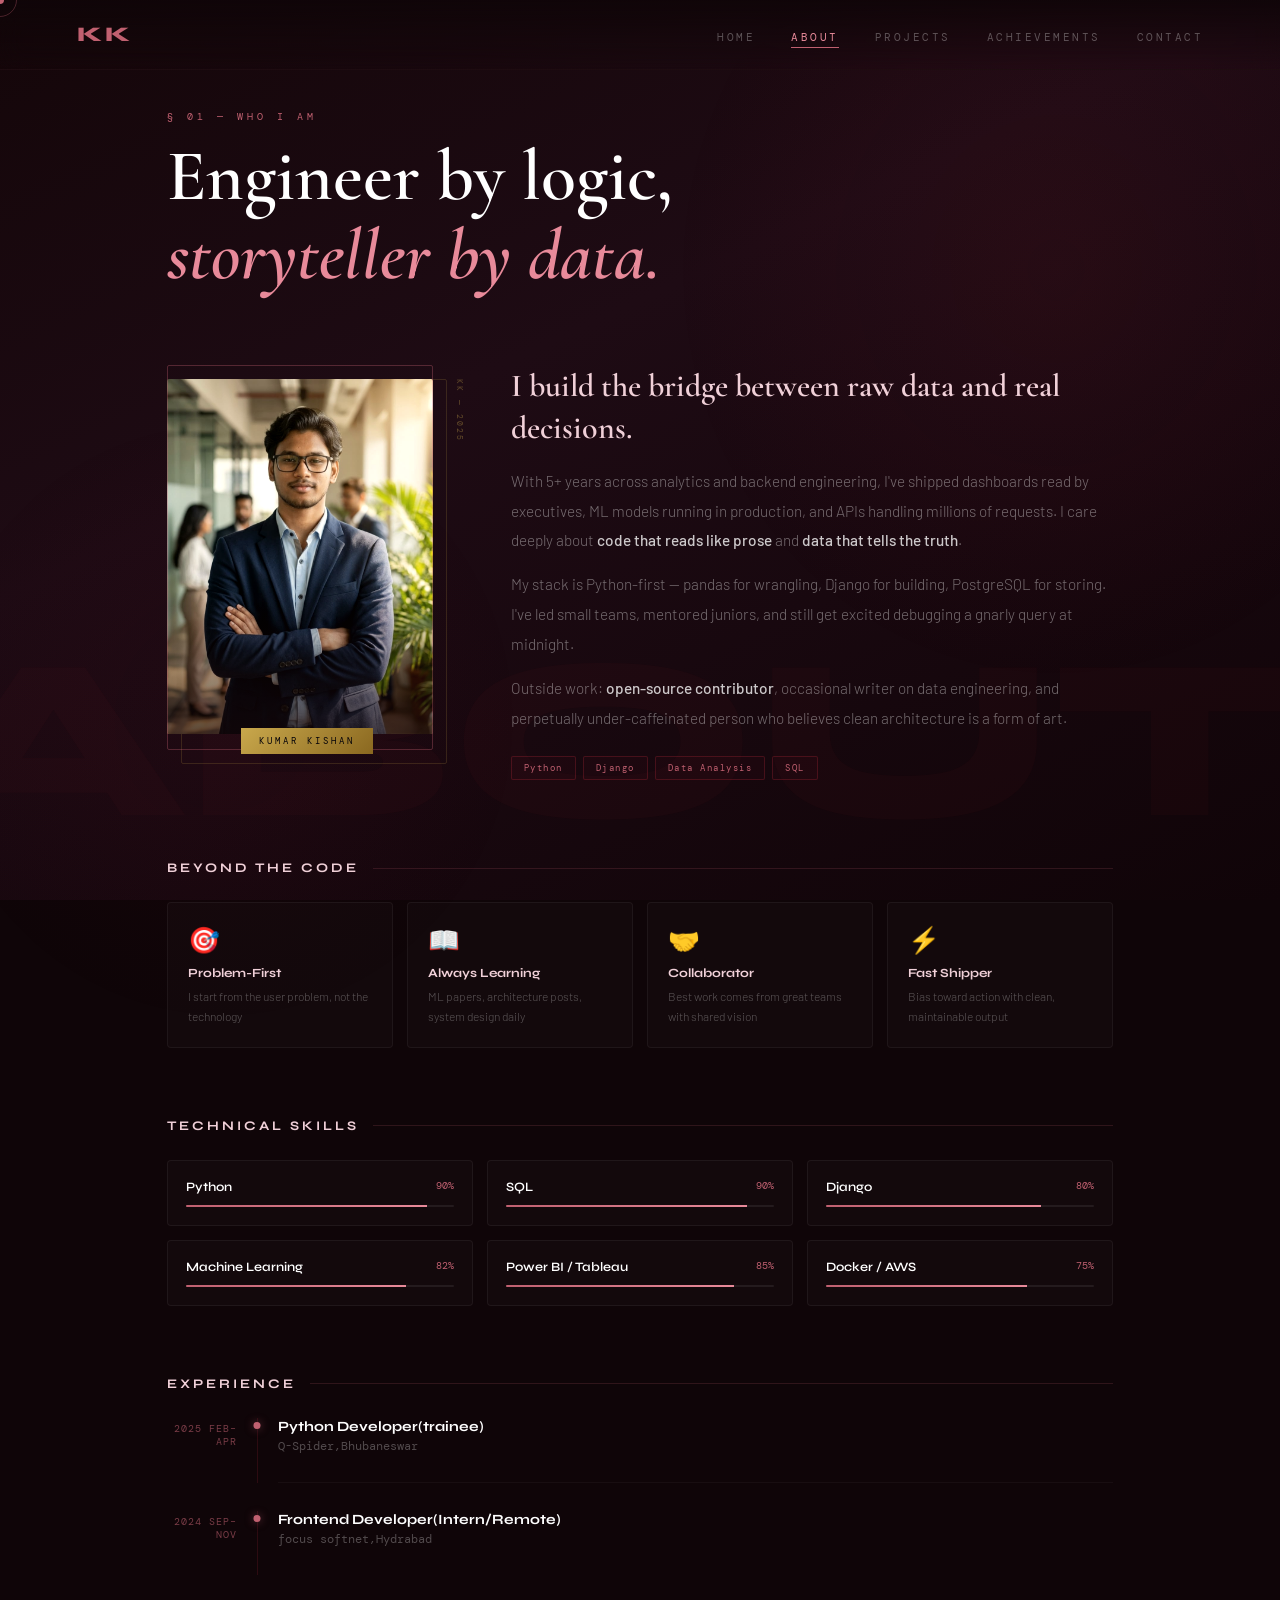
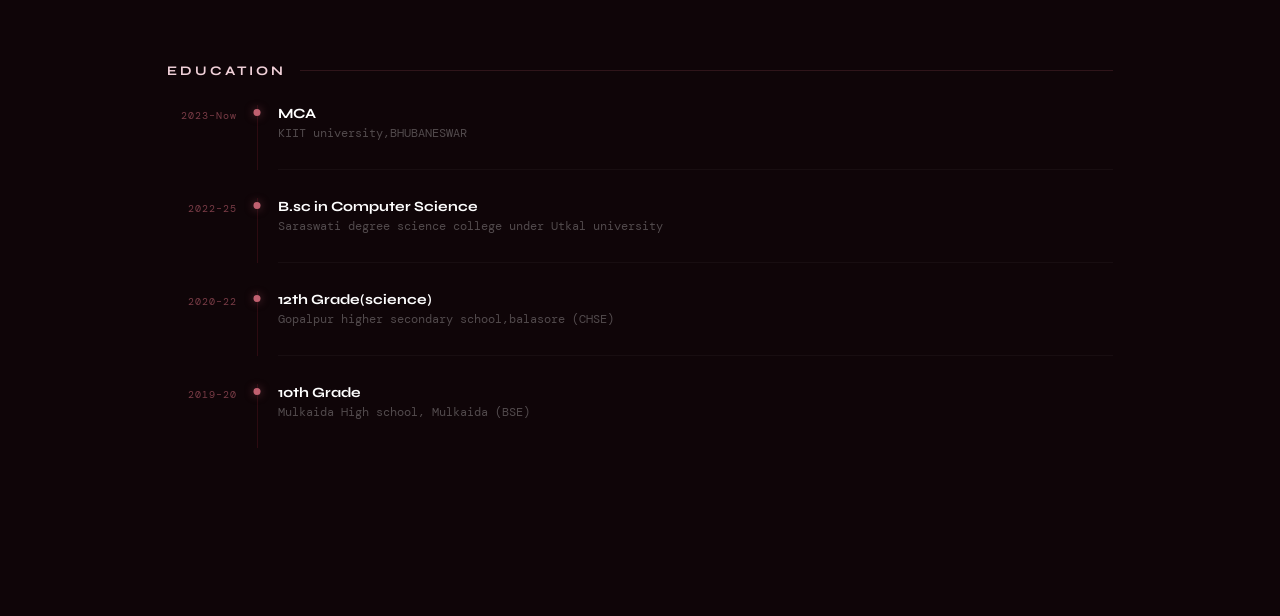
<file: portfolio/about.html>
<!DOCTYPE html>
<html lang="en">
<head>
<meta charset="UTF-8"><meta name="viewport" content="width=device-width,initial-scale=1.0">
<title>Kumar Kishan — About</title>
<link href="https://fonts.googleapis.com/css2?family=Syne:wght@400;700;800&family=DM+Mono:ital,wght@0,300;0,400;1,300&family=Cormorant+Garamond:ital,wght@0,300;0,600;1,400&family=Barlow:wght@300;400;500&display=swap" rel="stylesheet">
<link rel="stylesheet" href="about.css">
</head>
<body>
<div id="cur"><div id="cd"></div><div id="cr"></div></div>
<div class="bg-base"></div>
<div class="bg-glow a"></div>
<div class="bg-glow b"></div>
<div class="bg-txt">ABOUT</div>

<nav>
  <div class="logo">KK</div>
  <ul class="nl" id="nl">
    <li><a href="index.html" onclick="cm()">Home</a></li>
    <li><a href="about.html" class="active" onclick="cm()">About</a></li>
    <li><a href="projects.html" onclick="cm()">Projects</a></li>
    <li><a href="achievements.html" onclick="cm()">Achievements</a></li>
    <li><a href="contact.html" onclick="cm()">Contact</a></li>
  </ul>
  <div class="nt" id="nt" onclick="tm()"><span></span><span></span><span></span></div>
</nav>

<div class="page">
  <div class="page-sup rv">§ 01 — Who I Am</div>
  <h1 class="page-h1 rv" style="transition-delay:.08s">Engineer by logic,<br><em>storyteller by data.</em></h1>

  <div class="ah">
    <!-- PHOTO -->
    <div class="photo-col rvl">
      <div class="photo-wrap">
        <div class="deco-a"></div>
        <div class="deco-b"></div>
        <div class="photo-frame">
          <!-- ★ REPLACE src WITH YOUR PHOTO ★ -->
          <img class="photo-img" id="pImg"
            src="myphoto.jpeg"
            alt="Alex Mercer"
            onerror="this.outerHTML=document.getElementById('phTpl').innerHTML">
          <template id="phTpl">
            <div class="ph-ph">
              <svg viewBox='0 0 24 24' fill='none' stroke='white' stroke-width='1'><circle cx='12' cy='8' r='4'/><path d='M4 20c0-4 3.6-7 8-7s8 3 8 7'/></svg>
              <span>Your Photo Here</span>
            </div>
          </template>
        </div>
        <div class="nameplate">kumar kishan</div>
        <div class="photo-yr">KK — 2025</div>
      </div>
    </div>

    <!-- BIO -->
    <div class="bio rvr" style="transition-delay:.12s">
      <h3>I build the bridge between raw data and real decisions.</h3>
      <p>With 5+ years across analytics and backend engineering, I've shipped dashboards read by executives, ML models running in production, and APIs handling millions of requests. I care deeply about <strong>code that reads like prose</strong> and <strong>data that tells the truth</strong>.</p>
      <p>My stack is Python-first — pandas for wrangling, Django for building, PostgreSQL for storing. I've led small teams, mentored juniors, and still get excited debugging a gnarly query at midnight.</p>
      <p>Outside work: <strong>open-source contributor</strong>, occasional writer on data engineering, and perpetually under-caffeinated person who believes clean architecture is a form of art.</p>
      <div class="chips">
        <span class="chip">Python</span><span class="chip">Django</span><span class="chip">Data Analysis</span>
        <span class="chip">SQL</span>
      </div>
    </div>
  </div>

  <!-- PERSONALITY -->
  <div class="sec-t rv">Beyond the code</div>
  <div class="personality rv" style="transition-delay:.08s;margin-bottom:70px">
    <div class="pers-card"><div class="pers-icon">🎯</div><div class="pers-label">Problem-First</div><div class="pers-desc">I start from the user problem, not the technology</div></div>
    <div class="pers-card"><div class="pers-icon">📖</div><div class="pers-label">Always Learning</div><div class="pers-desc">ML papers, architecture posts, system design daily</div></div>
    <div class="pers-card"><div class="pers-icon">🤝</div><div class="pers-label">Collaborator</div><div class="pers-desc">Best work comes from great teams with shared vision</div></div>
    <div class="pers-card"><div class="pers-icon">⚡</div><div class="pers-label">Fast Shipper</div><div class="pers-desc">Bias toward action with clean, maintainable output</div></div>
  </div>

  <!-- SKILLS -->
  <div class="sec-t rv">Technical Skills</div>
  <div class="sk-grid rv" id="skGrid" style="transition-delay:.1s">
    <div class="sk-card"><div class="sk-row"><span class="sk-name">Python </span><span class="sk-pct">90%</span></div><div class="sk-bar"><div class="sk-fill" data-w="90"></div></div></div>
    <div class="sk-card"><div class="sk-row"><span class="sk-name">SQL </span><span class="sk-pct">90%</span></div><div class="sk-bar"><div class="sk-fill" data-w="90"></div></div></div>
    <div class="sk-card"><div class="sk-row"><span class="sk-name">Django </span><span class="sk-pct">80%</span></div><div class="sk-bar"><div class="sk-fill" data-w="80"></div></div></div>
    <div class="sk-card"><div class="sk-row"><span class="sk-name">Machine Learning</span><span class="sk-pct">82%</span></div><div class="sk-bar"><div class="sk-fill" data-w="82"></div></div></div>
    <div class="sk-card"><div class="sk-row"><span class="sk-name">Power BI / Tableau</span><span class="sk-pct">85%</span></div><div class="sk-bar"><div class="sk-fill" data-w="85"></div></div></div>
    <div class="sk-card"><div class="sk-row"><span class="sk-name">Docker / AWS</span><span class="sk-pct">75%</span></div><div class="sk-bar"><div class="sk-fill" data-w="75"></div></div></div>
  </div>

  <!-- TIMELINE -->
  <div class="sec-t rv">Experience</div>
  <div class="tl rv" style="transition-delay:.1s">
    <div class="tl-item"><div class="tl-yr">2025 FEB–APR</div><div class="tl-spine"></div><div class="tl-body"><div class="tl-role">Python Developer(trainee)</div><div class="tl-co">Q-Spider,Bhubaneswar</div></div></div>
    <div class="tl-item"><div class="tl-yr">2024 SEP–NOV</div><div class="tl-spine"></div><div class="tl-body"><div class="tl-role">Frontend Developer(Intern/Remote)</div><div class="tl-co">focus softnet,Hydrabad</div></div></div>
  </div>
  <!-- educations -->
   <div class="sec-t rv">Education</div>
  <div class="tl rv" style="transition-delay:.1s">
    <div class="tl-item"><div class="tl-yr">2023–Now</div><div class="tl-spine"></div><div class="tl-body"><div class="tl-role">MCA</div><div class="tl-co">KIIT university,BHUBANESWAR</div></div></div>
    <div class="tl-item"><div class="tl-yr">2022–25</div><div class="tl-spine"></div><div class="tl-body"><div class="tl-role">B.sc in Computer Science</div><div class="tl-co">Saraswati degree science college under Utkal university</div></div></div>
    <div class="tl-item"><div class="tl-yr">2020–22</div><div class="tl-spine"></div><div class="tl-body"><div class="tl-role">12th Grade(science)</div><div class="tl-co">Gopalpur higher secondary school,balasore (CHSE)</div></div></div>
    <div class="tl-item"><div class="tl-yr">2019–20</div><div class="tl-spine"></div><div class="tl-body"><div class="tl-role">10th Grade</div><div class="tl-co">Mulkaida High school, Mulkaida (BSE)</div></div></div>
  </div>
</div>

<script>
const CD=document.getElementById('cd'),CR=document.getElementById('cr');
let mx=0,my=0,rx=0,ry=0;
document.addEventListener('mousemove',e=>{mx=e.clientX;my=e.clientY});
document.querySelectorAll('a,button').forEach(el=>{el.addEventListener('mouseenter',()=>document.body.classList.add('hov'));el.addEventListener('mouseleave',()=>document.body.classList.remove('hov'))});
(function loop(){CD.style.cssText=`left:${mx}px;top:${my}px`;rx+=(mx-rx)*.11;ry+=(my-ry)*.11;CR.style.cssText=`left:${rx}px;top:${ry}px`;requestAnimationFrame(loop)})();
function tm(){document.getElementById('nl').classList.toggle('open')}function cm(){document.getElementById('nl').classList.remove('open')}
const obs=new IntersectionObserver(e=>{e.forEach(x=>{if(x.isIntersecting)setTimeout(()=>x.target.classList.add('in'),50)})},{threshold:.1});
document.querySelectorAll('.rv,.rvl,.rvr').forEach(el=>obs.observe(el));
const sbObs=new IntersectionObserver(e=>{e.forEach(x=>{if(x.isIntersecting)x.target.querySelectorAll('.sk-fill').forEach(f=>setTimeout(()=>f.style.width=f.dataset.w+'%',300))})},{threshold:.25});
const sg=document.getElementById('skGrid');if(sg)sbObs.observe(sg);
</script>
</body>
</html>
</file>
<file: style.css>
*,*::before,*::after{box-sizing:border-box;margin:0;padding:0}
html,body{height:100%;overflow:hidden}
body{font-family:'Barlow',sans-serif;background:rgb(20, 20, 19);color:#eee;cursor:none;overflow:hidden}
a{text-decoration:none;color:inherit}

/* ── CURSOR ── */
#cur{position:fixed;z-index:9999;pointer-events:none;top:0;left:0}
#cd{width:8px;height:8px;background:#c9a84c;border-radius:50%;position:absolute;transform:translate(-50%,-50%);transition:width .2s,height .2s}
#cr{width:34px;height:34px;border:1.5px solid rgba(201,168,76,.6);border-radius:50%;position:absolute;transform:translate(-50%,-50%);transition:width .3s,height .3s,opacity .3s;opacity:.55}
body.hov #cd{width:12px;height:12px}body.hov #cr{width:54px;height:54px;opacity:1}

/* ── NAV ── */
nav{position:fixed;top:0;width:100%;z-index:100;padding:28px 6%;display:flex;align-items:center;justify-content:space-between}
.logo{font-family:'Syne',sans-serif;font-weight:800;font-size:1.4rem;letter-spacing:3px;color:#c9a84c}
.nl{display:flex;gap:40px;list-style:none}
.nl a{font-family:'DM Mono',monospace;font-size:.68rem;letter-spacing:2.5px;text-transform:uppercase;color:rgba(255,255,255,.35);transition:color .3s;position:relative}
.nl a::after{content:'';position:absolute;left:0;bottom:-4px;width:0;height:1px;background:#c9a84c;transition:width .3s}
.nl a:hover,.nl a.active{color:#c9a84c}.nl a:hover::after,.nl a.active::after{width:100%}
.nt{display:none;flex-direction:column;gap:5px;cursor:pointer}
.nt span{width:22px;height:1.5px;background:#c9a84c;display:block;transition:.3s}

/* ── CANVAS ── */
canvas{position:fixed;inset:0;width:100%;height:100%;z-index:0}

/* ── HERO ── */
.hero{position:fixed;inset:0;z-index:1;display:flex;align-items:flex-end;padding:0 7% 10%}
.hero-inner{max-width:900px}
.h-eyebrow{font-family:'DM Mono',monospace;font-size:.7rem;letter-spacing:4px;color:#c9a84c;text-transform:uppercase;margin-bottom:24px;display:flex;align-items:center;gap:14px;opacity:0;animation:fu .8s .3s forwards}
.h-eyebrow::before{content:'';width:36px;height:1px;background:#c9a84c}
.h-name{font-family:'Syne',sans-serif;font-weight:800;font-size:clamp(3.8rem,10vw,9rem);line-height:.9;margin-bottom:24px;opacity:0;animation:fu .9s .5s forwards}
.h-name .n1{display:block;color:rgba(255,255,255,.9)}
.h-name .n2{display:block;background:linear-gradient(110deg,#c9a84c,#f5dfa0,#c9a84c);background-size:200%;-webkit-background-clip:text;-webkit-text-fill-color:transparent;animation:shine 4s linear infinite}
@keyframes shine{to{background-position:200% center}}
.h-sub{font-family:'Cormorant Garamond',serif;font-size:clamp(1.1rem,2.5vw,1.7rem);font-style:italic;font-weight:300;color:rgba(255,255,255,.4);margin-bottom:18px;opacity:0;animation:fu .9s .7s forwards}
.h-sub strong{font-style:normal;font-weight:400;color:rgba(255,255,255,.7)}
.h-desc{max-width:480px;font-size:clamp(.88rem,1.4vw,.98rem);color:rgba(255,255,255,.3);line-height:1.9;font-weight:300;margin-bottom:50px;opacity:0;animation:fu .9s .9s forwards}
.h-ctas{display:flex;gap:14px;flex-wrap:wrap;opacity:0;animation:fu .9s 1.1s forwards}
.bg{padding:14px 36px;background:linear-gradient(135deg,#c9a84c,#8a6820);color:#07050a;font-family:'Syne',sans-serif;font-weight:700;font-size:.85rem;letter-spacing:1.5px;border:none;border-radius:3px;cursor:pointer;transition:box-shadow .3s,transform .3s;display:inline-block;margin-bottom: 10px;}
.bg:hover{transform:translateY(-3px);box-shadow:0 12px 40px rgba(201,168,76,.45)}
.bo{padding:13px 34px;border:1px solid rgba(255,255,255,.12);color:rgba(255,255,255,.55);font-family:'Syne',sans-serif;font-weight:600;font-size:.85rem;letter-spacing:1.5px;border-radius:3px;transition:all .3s;display:inline-block;background:rgba(255,255,255,.02);margin-bottom: 10px;}
.bo:hover{border-color:rgba(201,168,76,.55);color:#c9a84c}

/* side stats */
.h-side{position:fixed;right:6%;top:50%;transform:translateY(-50%);z-index:2;display:flex;flex-direction:column;gap:36px;opacity:0;animation:fu .9s 1.3s forwards}
.stat-n{font-family:'Syne',sans-serif;font-weight:800;font-size:2.6rem;color:#c9a84c;line-height:1;text-align:right}
.stat-l{font-family:'DM Mono',monospace;font-size:.58rem;color:rgba(255,255,255,.25);letter-spacing:2px;text-transform:uppercase;text-align:right;margin-top:3px}
.stat-div{height:1px;background:rgba(201,168,76,.15)}

/* scroll indicator */
.h-scroll{position:fixed;bottom:36px;left:50%;transform:translateX(-50%);z-index:2;text-align:center;opacity:0;animation:fu 1s 1.5s forwards}
.h-scroll span{font-family:'DM Mono',monospace;font-size:.57rem;color:rgba(255,255,255,.2);letter-spacing:4px;display:block;margin-bottom:10px}
.sline{width:1px;height:48px;background:linear-gradient(to bottom,rgba(201,168,76,.65),transparent);margin:0 auto;animation:pls 2s ease-in-out infinite}
@keyframes pls{0%,100%{opacity:.3}50%{opacity:1}}
@keyframes fu{to{opacity:1;transform:none}}

/* grid overlay */
.grid-ov{position:fixed;inset:0;z-index:0;background-image:repeating-linear-gradient(0deg,transparent,transparent 59px,rgba(201,168,76,.022) 60px),repeating-linear-gradient(90deg,transparent,transparent 59px,rgba(201,168,76,.022) 60px);pointer-events:none}

/* mobile */
@media(max-width:768px){
  body,html{overflow:hidden}
  .nt{display:flex}.nl{position:fixed;top:0;right:-100%;height:100vh;width:min(270px,80vw);background:rgba(37, 37, 50, 0.97);backdrop-filter:blur(20px);flex-direction:column;align-items:flex-start;padding:90px 28px 28px;gap:26px;border-left:1px solid rgba(201,168,76,.1);transition:right .4s;z-index:999}
  .nl.open{right:0}
  .nl a{font-size:.9rem;color:rgba(255,255,255,.6)}
  .h-side{display:none}
  .hero{padding:0 6%}
  .h-ctas{flex-direction:column;align-items:flex-start}
  body{cursor:auto}#cur{display:none}
  .bg{margin-bottom:12px}
}

/* ── VIDEO BACKGROUND ── */
.vid-bg {
  position: fixed;
  inset: 0;
  z-index: -1;
  overflow: hidden;
}
.vid-bg video {
  width: 100%;
  height: 100%;
  object-fit: cover;
  object-position: center;
  opacity: 0.18;
}
.vid-overlay {
  position: absolute;
  inset: 0;
}
.vid-vignette {
  position: absolute;
  inset: 0;
  background:transparent ;
}
@media(max-width:768px){
  .vid-bg video { opacity: 0.10; object-position: center center; }
}

/* ── INTRO OVERLAY ── */
.intro {
  position: fixed;
  inset: 0;
  z-index: 9900;
  background: rgb(20, 20, 19);
  display: flex;
  flex-direction: column;
  align-items: center;
  justify-content: center;
  gap: 36px;
  transition: opacity .8s cubic-bezier(.25,.1,.25,1), visibility .8s;
}
.intro.hide {
  opacity: 0;
  visibility: hidden;
  pointer-events: none;
}
.intro-btn-wrap {
  position: relative;
  width: 140px;
  height: 140px;
  display: flex;
  align-items: center;
  justify-content: center;
}
.intro-btn {
  width: 120px;
  height: 120px;
  border-radius: 50%;
  background: transparent;
  border: 1.5px solid #c9a84c;
  color: #c9a84c;
  font-family: 'Syne', sans-serif;
  font-weight: 800;
  font-size: 1.6rem;
  letter-spacing: 3px;
  position: relative;
  z-index: 2;
  transition: background .4s, box-shadow .4s, transform .4s, color .4s;
}
.intro-btn:hover {
  background: rgba(201,168,76,.12);
  box-shadow: 0 0 60px rgba(201,168,76,.35), 0 0 120px rgba(201,168,76,.1);
  transform: scale(1.08);
  color: #f5dfa0;
}
.intro-ring {
  position: absolute;
  top: 50%;
  left: 50%;
  border-radius: 50%;
  border: 1px solid rgba(201,168,76,.45);
  animation: pulse 2.2s cubic-bezier(.25,.46,.45,.94) infinite;
  transform: translate(-50%, -50%);
  pointer-events: none;
}
.intro-ring:nth-child(1) { animation-delay: 0s; }
.intro-ring:nth-child(2) { animation-delay: .44s; }
.intro-ring:nth-child(3) { animation-delay: .88s; }
.intro-ring:nth-child(4) { animation-delay: 1.32s; }
.intro-ring:nth-child(5) { animation-delay: 1.76s; }
@keyframes pulse {
  0% { width: 100px; height: 100px; opacity: .9; border-width: 1.5px; }
  100% { width: 320px; height: 320px; opacity: 0; border-width: .2px; }
}
.blast-ring {
  position: absolute;
  top: 50%;
  left: 50%;
  border-radius: 50%;
  transform: translate(-50%, -50%);
  width: 120px;
  height: 120px;
  border: 2px solid #f5dfa0;
  opacity: 0;
  pointer-events: none;
}
.intro-hint {
  font-family: 'DM Mono', monospace;
  font-size: .62rem;
  color: rgba(255,255,255,.2);
  letter-spacing: 5px;
  text-transform: uppercase;
  animation: hint-pulse 2s ease-in-out infinite;
}
@keyframes hint-pulse {
  0%, 100% { opacity: .15; }
  50% { opacity: .45; }
}

/* ── BLAST ── */
.intro-btn-wrap.blast .intro-ring {
  animation: none;
  opacity: 0;
  transition: opacity .3s;
}
.intro-btn-wrap.blast ~ .intro-hint {
  opacity: 0;
  transition: opacity .3s;
}
.intro-btn-wrap.blast .intro-btn {
  animation: btn-blast .5s cubic-bezier(.25,.1,.25,1) forwards;
  pointer-events: none;
}
.intro-btn-wrap.blast .blast-ring {
  animation: ring-blast .7s cubic-bezier(.25,.1,.25,1) forwards;
}
@keyframes btn-blast {
  0% { transform: scale(1); opacity: 1; box-shadow: 0 0 0 rgba(201,168,76,0); background: transparent; border-color: #c9a84c; }
  25% { transform: scale(1.35); opacity: 1; box-shadow: 0 0 80px rgba(201,168,76,.9); background: rgba(201,168,76,.25); border-color: #f5dfa0; }
  100% { transform: scale(3); opacity: 0; box-shadow: 0 0 200px rgba(201,168,76,0); background: rgba(201,168,76,0); border-color: #c9a84c; }
}
@keyframes ring-blast {
  0% { width: 100px; height: 100px; opacity: 1; border-width: 2.5px; border-color: #f5dfa0; }
  100% { width: 500px; height: 500px; opacity: 0; border-width: .2px; border-color: #c9a84c; }
}

@media(max-width:768px){
  .intro-btn { width: 100px; height: 100px; font-size: 1.3rem; }
}
</file>
<file: portfolio/style.css>
*,*::before,*::after{box-sizing:border-box;margin:0;padding:0}
html,body{height:100%;overflow:hidden}
body{font-family:'Barlow',sans-serif;background:#03030a;color:#eee;cursor:none;overflow:hidden}
a{text-decoration:none;color:inherit}

/* ── CURSOR ── */
#cur{position:fixed;z-index:9999;pointer-events:none;top:0;left:0}
#cd{width:8px;height:8px;background:#c9a84c;border-radius:50%;position:absolute;transform:translate(-50%,-50%);transition:width .2s,height .2s}
#cr{width:34px;height:34px;border:1.5px solid rgba(201,168,76,.6);border-radius:50%;position:absolute;transform:translate(-50%,-50%);transition:width .3s,height .3s,opacity .3s;opacity:.55}
body.hov #cd{width:12px;height:12px}body.hov #cr{width:54px;height:54px;opacity:1}

/* ── NAV ── */
nav{position:fixed;top:0;width:100%;z-index:100;padding:28px 6%;display:flex;align-items:center;justify-content:space-between}
.logo{font-family:'Syne',sans-serif;font-weight:800;font-size:1.4rem;letter-spacing:3px;color:#c9a84c}
.nl{display:flex;gap:40px;list-style:none}
.nl a{font-family:'DM Mono',monospace;font-size:.68rem;letter-spacing:2.5px;text-transform:uppercase;color:rgba(255,255,255,.35);transition:color .3s;position:relative}
.nl a::after{content:'';position:absolute;left:0;bottom:-4px;width:0;height:1px;background:#c9a84c;transition:width .3s}
.nl a:hover,.nl a.active{color:#c9a84c}.nl a:hover::after,.nl a.active::after{width:100%}
.nt{display:none;flex-direction:column;gap:5px;cursor:pointer}
.nt span{width:22px;height:1.5px;background:#c9a84c;display:block;transition:.3s}

/* ── CANVAS ── */
canvas{position:fixed;inset:0;width:100%;height:100%;z-index:0}

/* ── HERO ── */
.hero{position:fixed;inset:0;z-index:1;display:flex;align-items:center;padding:0 7%}
.hero-inner{max-width:900px}
.h-eyebrow{font-family:'DM Mono',monospace;font-size:.7rem;letter-spacing:4px;color:#c9a84c;text-transform:uppercase;margin-bottom:24px;display:flex;align-items:center;gap:14px;opacity:0;animation:fu .8s .3s forwards}
.h-eyebrow::before{content:'';width:36px;height:1px;background:#c9a84c}
.h-name{font-family:'Syne',sans-serif;font-weight:800;font-size:clamp(3.8rem,10vw,9rem);line-height:.9;margin-bottom:24px;opacity:0;animation:fu .9s .5s forwards}
.h-name .n1{display:block;color:rgba(255,255,255,.9)}
.h-name .n2{display:block;background:linear-gradient(110deg,#c9a84c,#f5dfa0,#c9a84c);background-size:200%;-webkit-background-clip:text;-webkit-text-fill-color:transparent;animation:shine 4s linear infinite}
@keyframes shine{to{background-position:200% center}}
.h-sub{font-family:'Cormorant Garamond',serif;font-size:clamp(1.1rem,2.5vw,1.7rem);font-style:italic;font-weight:300;color:rgba(255,255,255,.4);margin-bottom:18px;opacity:0;animation:fu .9s .7s forwards}
.h-sub strong{font-style:normal;font-weight:400;color:rgba(255,255,255,.7)}
.h-desc{max-width:480px;font-size:clamp(.88rem,1.4vw,.98rem);color:rgba(255,255,255,.3);line-height:1.9;font-weight:300;margin-bottom:50px;opacity:0;animation:fu .9s .9s forwards}
.h-ctas{display:flex;gap:14px;flex-wrap:wrap;opacity:0;animation:fu .9s 1.1s forwards}
.bg{padding:14px 36px;background:linear-gradient(135deg,#c9a84c,#8a6820);color:#07050a;font-family:'Syne',sans-serif;font-weight:700;font-size:.85rem;letter-spacing:1.5px;border:none;border-radius:3px;cursor:pointer;transition:box-shadow .3s,transform .3s;display:inline-block}
.bg:hover{transform:translateY(-3px);box-shadow:0 12px 40px rgba(201,168,76,.45)}
.bo{padding:13px 34px;border:1px solid rgba(255,255,255,.12);color:rgba(255,255,255,.55);font-family:'Syne',sans-serif;font-weight:600;font-size:.85rem;letter-spacing:1.5px;border-radius:3px;transition:all .3s;display:inline-block;background:rgba(255,255,255,.02)}
.bo:hover{border-color:rgba(201,168,76,.55);color:#c9a84c}

/* side stats */
.h-side{position:fixed;right:6%;top:50%;transform:translateY(-50%);z-index:2;display:flex;flex-direction:column;gap:36px;opacity:0;animation:fu .9s 1.3s forwards}
.stat-n{font-family:'Syne',sans-serif;font-weight:800;font-size:2.6rem;color:#c9a84c;line-height:1;text-align:right}
.stat-l{font-family:'DM Mono',monospace;font-size:.58rem;color:rgba(255,255,255,.25);letter-spacing:2px;text-transform:uppercase;text-align:right;margin-top:3px}
.stat-div{height:1px;background:rgba(201,168,76,.15)}

/* scroll indicator */
.h-scroll{position:fixed;bottom:36px;left:50%;transform:translateX(-50%);z-index:2;text-align:center;opacity:0;animation:fu 1s 1.5s forwards}
.h-scroll span{font-family:'DM Mono',monospace;font-size:.57rem;color:rgba(255,255,255,.2);letter-spacing:4px;display:block;margin-bottom:10px}
.sline{width:1px;height:48px;background:linear-gradient(to bottom,rgba(201,168,76,.65),transparent);margin:0 auto;animation:pls 2s ease-in-out infinite}
@keyframes pls{0%,100%{opacity:.3}50%{opacity:1}}
@keyframes fu{to{opacity:1;transform:none}}

/* grid overlay */
.grid-ov{position:fixed;inset:0;z-index:0;background-image:repeating-linear-gradient(0deg,transparent,transparent 59px,rgba(201,168,76,.022) 60px),repeating-linear-gradient(90deg,transparent,transparent 59px,rgba(201,168,76,.022) 60px);pointer-events:none}

/* mobile */
@media(max-width:768px){
  body,html{overflow:hidden}
  .nt{display:flex}.nl{position:fixed;top:0;right:-100%;height:100vh;width:min(270px,80vw);background:rgba(3,3,10,.97);backdrop-filter:blur(20px);flex-direction:column;align-items:flex-start;padding:90px 28px 28px;gap:26px;border-left:1px solid rgba(201,168,76,.1);transition:right .4s;z-index:999}
  .nl.open{right:0}
  .nl a{font-size:.9rem;color:rgba(255,255,255,.6)}
  .h-side{display:none}
  .hero{padding:0 6%}
  .h-ctas{flex-direction:column;align-items:flex-start}
  body{cursor:auto}#cur{display:none}
}
</file>
<file: about.css>
*,*::before,*::after{
    box-sizing:border-box;
    margin:0;
    padding:0
}

html{scroll-behavior:smooth}

body{
    font-family:'Barlow',sans-serif;
    background:#0f0508;
    color:#eee;
    cursor:none;
    overflow-x:hidden;
    min-height:100vh
}

a{
    text-decoration:none;
    color:inherit
}

/* CURSOR */


#cur{
    position:fixed;
    z-index:9999;
    pointer-events:none;
    top:0;
    left:0
}

#cd{width:8px;height:8px;background:#c06070;border-radius:50%;position:absolute;transform:translate(-50%,-50%);transition:width .2s,height .2s}
#cr{width:34px;height:34px;border:1.5px solid rgba(192,96,112,.6);border-radius:50%;position:absolute;transform:translate(-50%,-50%);transition:width .3s,height .3s,opacity .3s;opacity:.55}
body.hov #cd{width:12px;height:12px}body.hov #cr{width:54px;height:54px;opacity:1}

/* BG LAYERS */
.bg-base{position:fixed;inset:0;z-index:-2;background:linear-gradient(155deg,#140609 0%,#1e0b14 40%,#100408 100%)}
.bg-glow{position:fixed;z-index:-1;pointer-events:none}
.bg-glow.a{top:-20%;right:-15%;width:65%;height:100%;background:radial-gradient(ellipse,rgba(180,40,60,.08) 0%,transparent 65%)}
.bg-glow.b{bottom:-20%;left:-10%;width:55%;height:80%;background:radial-gradient(ellipse,rgba(120,20,40,.06) 0%,transparent 60%)}
.bg-txt{position:fixed;bottom:5%;right:-2%;font-family:'Syne',sans-serif;font-weight:800;font-size:clamp(8rem,18vw,18rem);color:rgba(180,40,60,.04);line-height:1;pointer-events:none;user-select:none;z-index:-1;white-space:nowrap}

/* NAV */
nav{position:fixed;top:0;width:100%;z-index:100;padding:22px 6%;display:flex;align-items:center;justify-content:space-between;background:linear-gradient(to bottom,rgba(15,5,8,.9),transparent);backdrop-filter:blur(12px);border-bottom:1px solid rgba(192,96,112,.08)}
.logo{font-family:'Syne',sans-serif;font-weight:800;font-size:1.3rem;letter-spacing:3px;color:#c06070}
.nl{display:flex;gap:36px;list-style:none}
.nl a{font-family:'DM Mono',monospace;font-size:.67rem;letter-spacing:2.5px;text-transform:uppercase;color:rgba(255,255,255,.3);transition:color .3s;position:relative}
.nl a::after{content:'';position:absolute;left:0;bottom:-4px;width:0;height:1px;background:#c06070;transition:width .3s}
.nl a:hover,.nl a.active{color:#e88a9a}.nl a:hover::after,.nl a.active::after{width:100%}
.nt{display:none;flex-direction:column;gap:5px;cursor:pointer}
.nt span{width:22px;height:1.5px;background:#c06070;display:block}

/* PAGE */
.page{padding:110px 6% 80px;max-width:1100px;margin:0 auto}
.page-sup{font-family:'DM Mono',monospace;font-size:.63rem;letter-spacing:4px;color:#c06070;text-transform:uppercase;margin-bottom:14px}
.page-h1{font-family:'Cormorant Garamond',serif;font-size:clamp(2.5rem,6vw,4.5rem);font-weight:600;line-height:1.1;color:#fff;margin-bottom:70px}
.page-h1 em{font-style:italic;color:#e88a9a}

/* ABOUT HERO GRID */
.ah{display:grid;grid-template-columns:auto 1fr;gap:clamp(28px,5vw,72px);align-items:start;margin-bottom:80px}

/* PHOTO */
.photo-col{width:clamp(190px,24vw,280px);flex-shrink:0}
.photo-wrap{position:relative;padding:14px 14px 30px 0}
.photo-frame{width:100%;aspect-ratio:3/4;border-radius:2px;overflow:hidden;position:relative}
.photo-img{width:100%;height:100%;object-fit:cover;filter:sepia(.12) contrast(1.05);transition:filter .5s,transform .6s}
.photo-frame::after{content:'';position:absolute;inset:0;background:linear-gradient(to top,rgba(20,6,9,.7) 0%,transparent 40%);pointer-events:none}
.photo-frame:hover .photo-img{filter:sepia(0) contrast(1.08);transform:scale(1.04)}
.deco-a{position:absolute;top:0;left:0;right:14px;bottom:14px;border:1px solid rgba(192,96,112,.35);border-radius:2px;pointer-events:none;z-index:1}
.deco-b{position:absolute;top:14px;left:14px;right:0;bottom:0;border:1px solid rgba(201,168,76,.18);border-radius:2px;pointer-events:none;z-index:0}
.nameplate{position:absolute;bottom:10px;left:50%;transform:translateX(-50%);background:linear-gradient(135deg,#c9a84c,#8a6820);color:#06040a;font-family:'DM Mono',monospace;font-size:.58rem;letter-spacing:3px;text-transform:uppercase;padding:7px 18px;white-space:nowrap;z-index:4}
.photo-yr{position:absolute;top:14px;right:-18px;font-family:'DM Mono',monospace;font-size:.52rem;color:rgba(201,168,76,.4);letter-spacing:2px;writing-mode:vertical-lr;z-index:4}
.ph-ph{display:flex;flex-direction:column;align-items:center;justify-content:center;gap:12px;background:linear-gradient(140deg,#230d12 0%,#30121c 50%,#1c080e 100%);width:100%;height:100%}
.ph-ph svg{width:52px;height:52px;opacity:.18}
.ph-ph span{font-family:'DM Mono',monospace;font-size:.55rem;color:rgba(255,255,255,.15);letter-spacing:3px;text-transform:uppercase}

/* BIO */
.bio h3{font-family:'Cormorant Garamond',serif;font-size:clamp(1.3rem,2.8vw,2rem);font-weight:600;color:#f0d0d8;margin-bottom:18px;line-height:1.3}
.bio p{color:rgba(255,255,255,.4);font-size:clamp(.86rem,1.4vw,.96rem);line-height:1.95;font-weight:300;margin-bottom:14px}
.bio p strong{color:rgba(255,255,255,.78);font-weight:500}
.chips{display:flex;flex-wrap:wrap;gap:7px;margin-top:22px}
.chip{font-family:'DM Mono',monospace;font-size:.58rem;letter-spacing:1.5px;padding:5px 12px;border:1px solid rgba(180,40,60,.28);color:#c06070;border-radius:2px;background:rgba(180,40,60,.04)}

/* SECTION TITLE */
.sec-t{font-family:'Syne',sans-serif;font-weight:700;font-size:.82rem;letter-spacing:3px;text-transform:uppercase;color:#f0d0d8;margin-bottom:26px;display:flex;align-items:center;gap:14px}
.sec-t::after{content:'';flex:1;height:1px;background:rgba(192,96,112,.18)}

/* SKILLS GRID */
.sk-grid{display:grid;grid-template-columns:repeat(auto-fill,minmax(min(100%,260px),1fr));gap:14px;margin-bottom:70px}
.sk-card{background:rgba(255,255,255,.02);border:1px solid rgba(255,255,255,.055);border-radius:4px;padding:18px;transition:border-color .3s,background .3s}
.sk-card:hover{border-color:rgba(192,96,112,.2);background:rgba(192,96,112,.03)}
.sk-row{display:flex;justify-content:space-between;margin-bottom:10px}
.sk-name{font-family:'Syne',sans-serif;font-weight:600;font-size:.8rem;color:#fff}
.sk-pct{font-family:'DM Mono',monospace;font-size:.6rem;color:#c06070}
.sk-bar{height:2px;background:rgba(255,255,255,.07);border-radius:2px;overflow:hidden}
.sk-fill{height:100%;width:0;background:linear-gradient(90deg,#c06070,#e88a9a);transition:width 1.3s cubic-bezier(.25,.46,.45,.94)}

/* TIMELINE */
.tl{display:flex;flex-direction:column;margin-bottom:60px}
.tl-item{display:grid;grid-template-columns:70px 1px 1fr;gap:0 20px;padding-bottom:28px}
.tl-yr{font-family:'DM Mono',monospace;font-size:.6rem;color:rgba(192,96,112,.6);letter-spacing:1px;text-align:right;padding-top:4px}
.tl-spine{background:rgba(180,40,60,.18);position:relative}
.tl-spine::before{content:'';position:absolute;top:4px;left:50%;transform:translateX(-50%);width:7px;height:7px;border-radius:50%;background:#c06070;box-shadow:0 0 8px rgba(192,96,112,.5)}
.tl-body{padding-bottom:28px;border-bottom:1px solid rgba(255,255,255,.04)}
.tl-item:last-child .tl-body{border-bottom:none}
.tl-role{font-family:'Syne',sans-serif;font-weight:700;font-size:.88rem;color:#fff;margin-bottom:3px}
.tl-co{font-size:.76rem;color:rgba(255,255,255,.28);font-family:'DM Mono',monospace}

/* PERSONALITY */
.personality{display:grid;grid-template-columns:repeat(auto-fill,minmax(min(100%,200px),1fr));gap:14px;margin-bottom:30px}
.pers-card{background:rgba(255,255,255,.02);border:1px solid rgba(255,255,255,.05);border-radius:4px;padding:20px;transition:all .3s}
.pers-card:hover{border-color:rgba(192,96,112,.25);transform:translateY(-3px)}
.pers-icon{font-size:1.6rem;margin-bottom:10px}
.pers-label{font-family:'Syne',sans-serif;font-weight:700;font-size:.78rem;color:#f0d0d8;margin-bottom:6px}
.pers-desc{font-size:.75rem;color:rgba(255,255,255,.3);line-height:1.7;font-weight:300}

/* REVEAL */
.rv{opacity:0;transform:translateY(32px);transition:opacity .75s cubic-bezier(.25,.46,.45,.94),transform .75s cubic-bezier(.25,.46,.45,.94)}
.rv.in{opacity:1;transform:none}
.rvl{opacity:0;transform:translateX(-32px);transition:opacity .75s cubic-bezier(.25,.46,.45,.94),transform .75s cubic-bezier(.25,.46,.45,.94)}
.rvl.in{opacity:1;transform:none}
.rvr{opacity:0;transform:translateX(32px);transition:opacity .75s cubic-bezier(.25,.46,.45,.94),transform .75s cubic-bezier(.25,.46,.45,.94)}
.rvr.in{opacity:1;transform:none}

/* MOBILE */
@media(max-width:768px){
  body{cursor:auto}#cur{display:none}
  .nt{display:flex}.nl{position:fixed;top:0;right:-100%;height:100vh;width:min(270px,80vw);background:rgba(14,5,8,.97);backdrop-filter:blur(20px);flex-direction:column;align-items:flex-start;padding:90px 28px 28px;gap:26px;border-left:1px solid rgba(192,96,112,.12);transition:right .4s;z-index:999}
  .nl.open{right:0}.nl a{font-size:.9rem;color:rgba(255,255,255,.6)}
  .ah{grid-template-columns:1fr}.photo-col{width:min(200px,55vw);margin:0 auto 20px}
}
::-webkit-scrollbar{width:3px}::-webkit-scrollbar-track{background:transparent}::-webkit-scrollbar-thumb{background:rgba(192,96,112,.4);border-radius:2px}
</file>
<file: portfolio/about.css>
*,*::before,*::after{
    box-sizing:border-box;
    margin:0;
    padding:0
}

html{scroll-behavior:smooth}

body{
    font-family:'Barlow',sans-serif;
    background:#0f0508;
    color:#eee;
    cursor:none;
    overflow-x:hidden;
    min-height:100vh
}

a{
    text-decoration:none;
    color:inherit
}

/* CURSOR */


#cur{
    position:fixed;
    z-index:9999;
    pointer-events:none;
    top:0;
    left:0
}

#cd{width:8px;height:8px;background:#c06070;border-radius:50%;position:absolute;transform:translate(-50%,-50%);transition:width .2s,height .2s}
#cr{width:34px;height:34px;border:1.5px solid rgba(192,96,112,.6);border-radius:50%;position:absolute;transform:translate(-50%,-50%);transition:width .3s,height .3s,opacity .3s;opacity:.55}
body.hov #cd{width:12px;height:12px}body.hov #cr{width:54px;height:54px;opacity:1}

/* BG LAYERS */
.bg-base{position:fixed;inset:0;z-index:-2;background:linear-gradient(155deg,#140609 0%,#1e0b14 40%,#100408 100%)}
.bg-glow{position:fixed;z-index:-1;pointer-events:none}
.bg-glow.a{top:-20%;right:-15%;width:65%;height:100%;background:radial-gradient(ellipse,rgba(180,40,60,.08) 0%,transparent 65%)}
.bg-glow.b{bottom:-20%;left:-10%;width:55%;height:80%;background:radial-gradient(ellipse,rgba(120,20,40,.06) 0%,transparent 60%)}
.bg-txt{position:fixed;bottom:5%;right:-2%;font-family:'Syne',sans-serif;font-weight:800;font-size:clamp(8rem,18vw,18rem);color:rgba(180,40,60,.04);line-height:1;pointer-events:none;user-select:none;z-index:-1;white-space:nowrap}

/* NAV */
nav{position:fixed;top:0;width:100%;z-index:100;padding:22px 6%;display:flex;align-items:center;justify-content:space-between;background:linear-gradient(to bottom,rgba(15,5,8,.9),transparent);backdrop-filter:blur(12px);border-bottom:1px solid rgba(192,96,112,.08)}
.logo{font-family:'Syne',sans-serif;font-weight:800;font-size:1.3rem;letter-spacing:3px;color:#c06070}
.nl{display:flex;gap:36px;list-style:none}
.nl a{font-family:'DM Mono',monospace;font-size:.67rem;letter-spacing:2.5px;text-transform:uppercase;color:rgba(255,255,255,.3);transition:color .3s;position:relative}
.nl a::after{content:'';position:absolute;left:0;bottom:-4px;width:0;height:1px;background:#c06070;transition:width .3s}
.nl a:hover,.nl a.active{color:#e88a9a}.nl a:hover::after,.nl a.active::after{width:100%}
.nt{display:none;flex-direction:column;gap:5px;cursor:pointer}
.nt span{width:22px;height:1.5px;background:#c06070;display:block}

/* PAGE */
.page{padding:110px 6% 80px;max-width:1100px;margin:0 auto}
.page-sup{font-family:'DM Mono',monospace;font-size:.63rem;letter-spacing:4px;color:#c06070;text-transform:uppercase;margin-bottom:14px}
.page-h1{font-family:'Cormorant Garamond',serif;font-size:clamp(2.5rem,6vw,4.5rem);font-weight:600;line-height:1.1;color:#fff;margin-bottom:70px}
.page-h1 em{font-style:italic;color:#e88a9a}

/* ABOUT HERO GRID */
.ah{display:grid;grid-template-columns:auto 1fr;gap:clamp(28px,5vw,72px);align-items:start;margin-bottom:80px}

/* PHOTO */
.photo-col{width:clamp(190px,24vw,280px);flex-shrink:0}
.photo-wrap{position:relative;padding:14px 14px 30px 0}
.photo-frame{width:100%;aspect-ratio:3/4;border-radius:2px;overflow:hidden;position:relative}
.photo-img{width:100%;height:100%;object-fit:cover;filter:sepia(.12) contrast(1.05);transition:filter .5s,transform .6s}
.photo-frame::after{content:'';position:absolute;inset:0;background:linear-gradient(to top,rgba(20,6,9,.7) 0%,transparent 40%);pointer-events:none}
.photo-frame:hover .photo-img{filter:sepia(0) contrast(1.08);transform:scale(1.04)}
.deco-a{position:absolute;top:0;left:0;right:14px;bottom:14px;border:1px solid rgba(192,96,112,.35);border-radius:2px;pointer-events:none;z-index:1}
.deco-b{position:absolute;top:14px;left:14px;right:0;bottom:0;border:1px solid rgba(201,168,76,.18);border-radius:2px;pointer-events:none;z-index:0}
.nameplate{position:absolute;bottom:10px;left:50%;transform:translateX(-50%);background:linear-gradient(135deg,#c9a84c,#8a6820);color:#06040a;font-family:'DM Mono',monospace;font-size:.58rem;letter-spacing:3px;text-transform:uppercase;padding:7px 18px;white-space:nowrap;z-index:4}
.photo-yr{position:absolute;top:14px;right:-18px;font-family:'DM Mono',monospace;font-size:.52rem;color:rgba(201,168,76,.4);letter-spacing:2px;writing-mode:vertical-lr;z-index:4}
.ph-ph{display:flex;flex-direction:column;align-items:center;justify-content:center;gap:12px;background:linear-gradient(140deg,#230d12 0%,#30121c 50%,#1c080e 100%);width:100%;height:100%}
.ph-ph svg{width:52px;height:52px;opacity:.18}
.ph-ph span{font-family:'DM Mono',monospace;font-size:.55rem;color:rgba(255,255,255,.15);letter-spacing:3px;text-transform:uppercase}

/* BIO */
.bio h3{font-family:'Cormorant Garamond',serif;font-size:clamp(1.3rem,2.8vw,2rem);font-weight:600;color:#f0d0d8;margin-bottom:18px;line-height:1.3}
.bio p{color:rgba(255,255,255,.4);font-size:clamp(.86rem,1.4vw,.96rem);line-height:1.95;font-weight:300;margin-bottom:14px}
.bio p strong{color:rgba(255,255,255,.78);font-weight:500}
.chips{display:flex;flex-wrap:wrap;gap:7px;margin-top:22px}
.chip{font-family:'DM Mono',monospace;font-size:.58rem;letter-spacing:1.5px;padding:5px 12px;border:1px solid rgba(180,40,60,.28);color:#c06070;border-radius:2px;background:rgba(180,40,60,.04)}

/* SECTION TITLE */
.sec-t{font-family:'Syne',sans-serif;font-weight:700;font-size:.82rem;letter-spacing:3px;text-transform:uppercase;color:#f0d0d8;margin-bottom:26px;display:flex;align-items:center;gap:14px}
.sec-t::after{content:'';flex:1;height:1px;background:rgba(192,96,112,.18)}

/* SKILLS GRID */
.sk-grid{display:grid;grid-template-columns:repeat(auto-fill,minmax(min(100%,260px),1fr));gap:14px;margin-bottom:70px}
.sk-card{background:rgba(255,255,255,.02);border:1px solid rgba(255,255,255,.055);border-radius:4px;padding:18px;transition:border-color .3s,background .3s}
.sk-card:hover{border-color:rgba(192,96,112,.2);background:rgba(192,96,112,.03)}
.sk-row{display:flex;justify-content:space-between;margin-bottom:10px}
.sk-name{font-family:'Syne',sans-serif;font-weight:600;font-size:.8rem;color:#fff}
.sk-pct{font-family:'DM Mono',monospace;font-size:.6rem;color:#c06070}
.sk-bar{height:2px;background:rgba(255,255,255,.07);border-radius:2px;overflow:hidden}
.sk-fill{height:100%;width:0;background:linear-gradient(90deg,#c06070,#e88a9a);transition:width 1.3s cubic-bezier(.25,.46,.45,.94)}

/* TIMELINE */
.tl{display:flex;flex-direction:column;margin-bottom:60px}
.tl-item{display:grid;grid-template-columns:70px 1px 1fr;gap:0 20px;padding-bottom:28px}
.tl-yr{font-family:'DM Mono',monospace;font-size:.6rem;color:rgba(192,96,112,.6);letter-spacing:1px;text-align:right;padding-top:4px}
.tl-spine{background:rgba(180,40,60,.18);position:relative}
.tl-spine::before{content:'';position:absolute;top:4px;left:50%;transform:translateX(-50%);width:7px;height:7px;border-radius:50%;background:#c06070;box-shadow:0 0 8px rgba(192,96,112,.5)}
.tl-body{padding-bottom:28px;border-bottom:1px solid rgba(255,255,255,.04)}
.tl-item:last-child .tl-body{border-bottom:none}
.tl-role{font-family:'Syne',sans-serif;font-weight:700;font-size:.88rem;color:#fff;margin-bottom:3px}
.tl-co{font-size:.76rem;color:rgba(255,255,255,.28);font-family:'DM Mono',monospace}

/* PERSONALITY */
.personality{display:grid;grid-template-columns:repeat(auto-fill,minmax(min(100%,200px),1fr));gap:14px;margin-bottom:30px}
.pers-card{background:rgba(255,255,255,.02);border:1px solid rgba(255,255,255,.05);border-radius:4px;padding:20px;transition:all .3s}
.pers-card:hover{border-color:rgba(192,96,112,.25);transform:translateY(-3px)}
.pers-icon{font-size:1.6rem;margin-bottom:10px}
.pers-label{font-family:'Syne',sans-serif;font-weight:700;font-size:.78rem;color:#f0d0d8;margin-bottom:6px}
.pers-desc{font-size:.75rem;color:rgba(255,255,255,.3);line-height:1.7;font-weight:300}

/* REVEAL */
.rv{opacity:0;transform:translateY(32px);transition:opacity .75s cubic-bezier(.25,.46,.45,.94),transform .75s cubic-bezier(.25,.46,.45,.94)}
.rv.in{opacity:1;transform:none}
.rvl{opacity:0;transform:translateX(-32px);transition:opacity .75s cubic-bezier(.25,.46,.45,.94),transform .75s cubic-bezier(.25,.46,.45,.94)}
.rvl.in{opacity:1;transform:none}
.rvr{opacity:0;transform:translateX(32px);transition:opacity .75s cubic-bezier(.25,.46,.45,.94),transform .75s cubic-bezier(.25,.46,.45,.94)}
.rvr.in{opacity:1;transform:none}

/* MOBILE */
@media(max-width:768px){
  body{cursor:auto}#cur{display:none}
  .nt{display:flex}.nl{position:fixed;top:0;right:-100%;height:100vh;width:min(270px,80vw);background:rgba(14,5,8,.97);backdrop-filter:blur(20px);flex-direction:column;align-items:flex-start;padding:90px 28px 28px;gap:26px;border-left:1px solid rgba(192,96,112,.12);transition:right .4s;z-index:999}
  .nl.open{right:0}.nl a{font-size:.9rem;color:rgba(255,255,255,.6)}
  .ah{grid-template-columns:1fr}.photo-col{width:min(200px,55vw);margin:0 auto 20px}
}
::-webkit-scrollbar{width:3px}::-webkit-scrollbar-track{background:transparent}::-webkit-scrollbar-thumb{background:rgba(192,96,112,.4);border-radius:2px}
</file>
